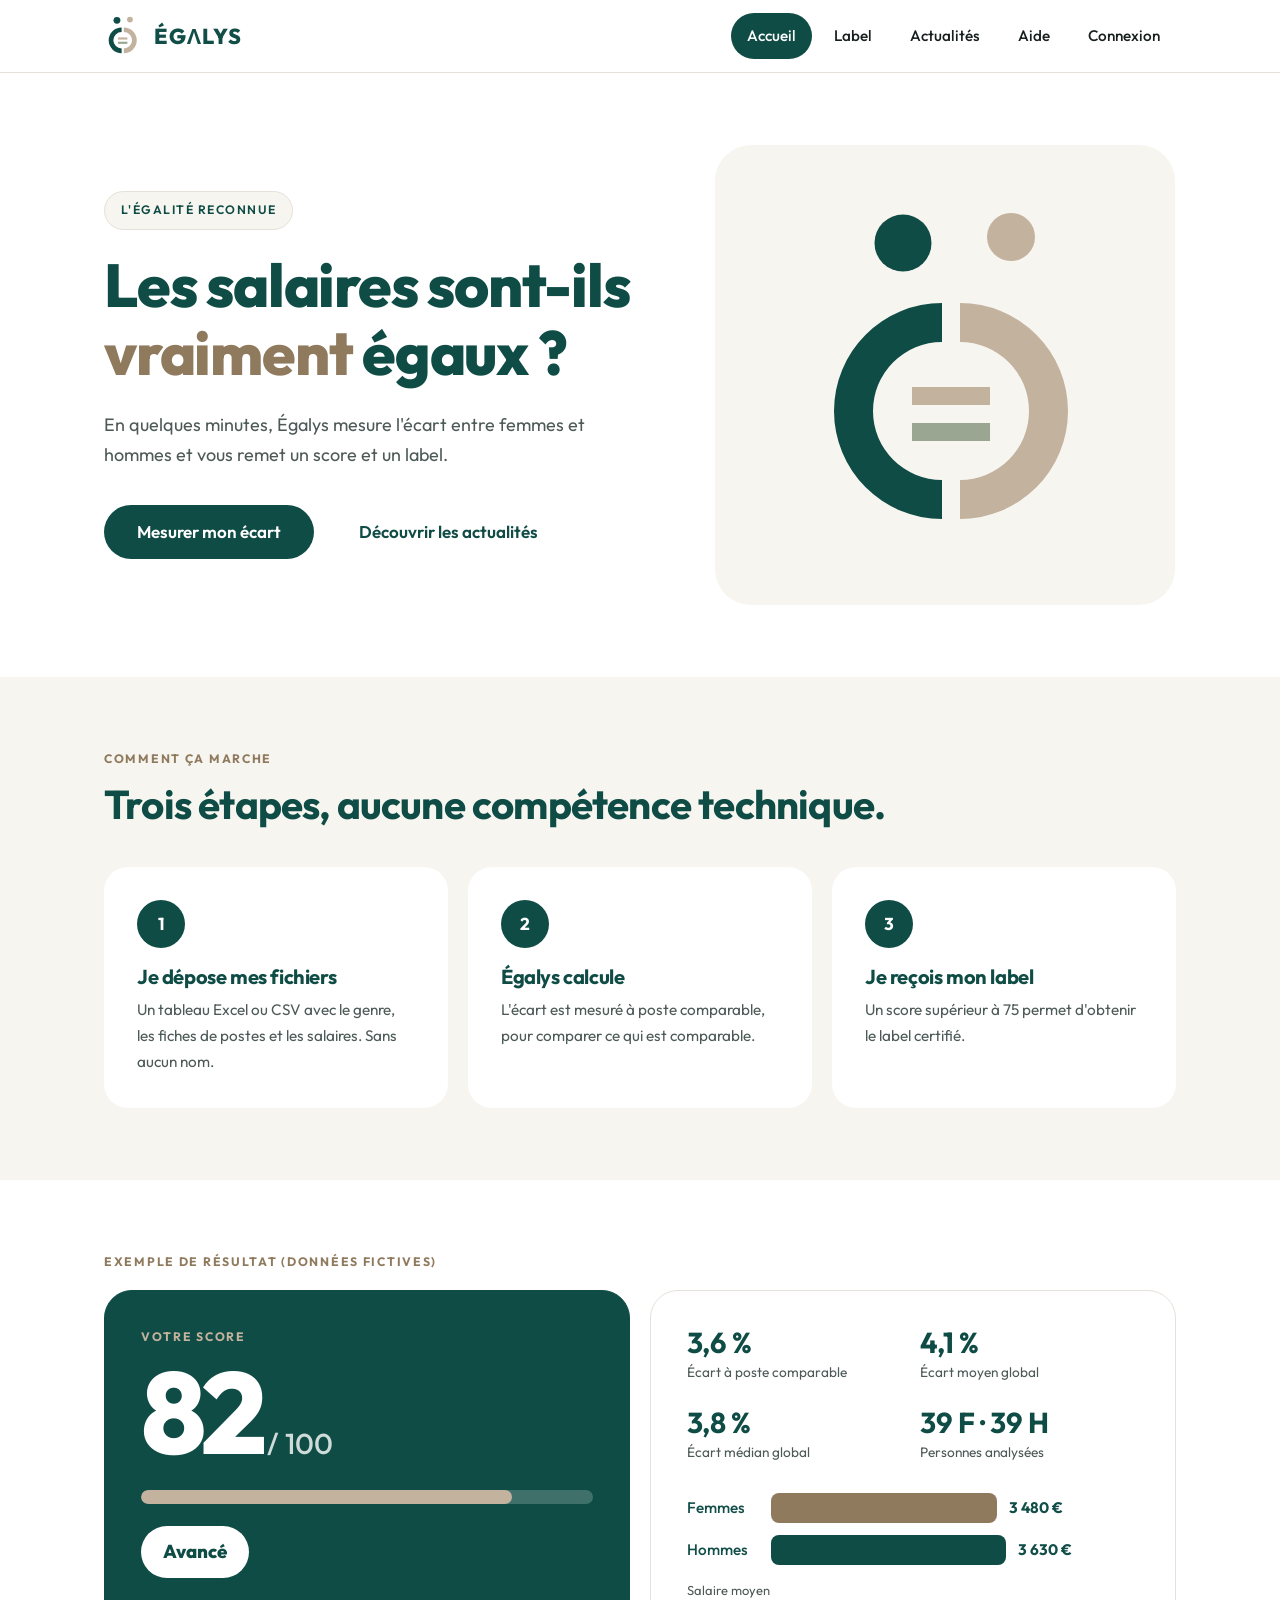
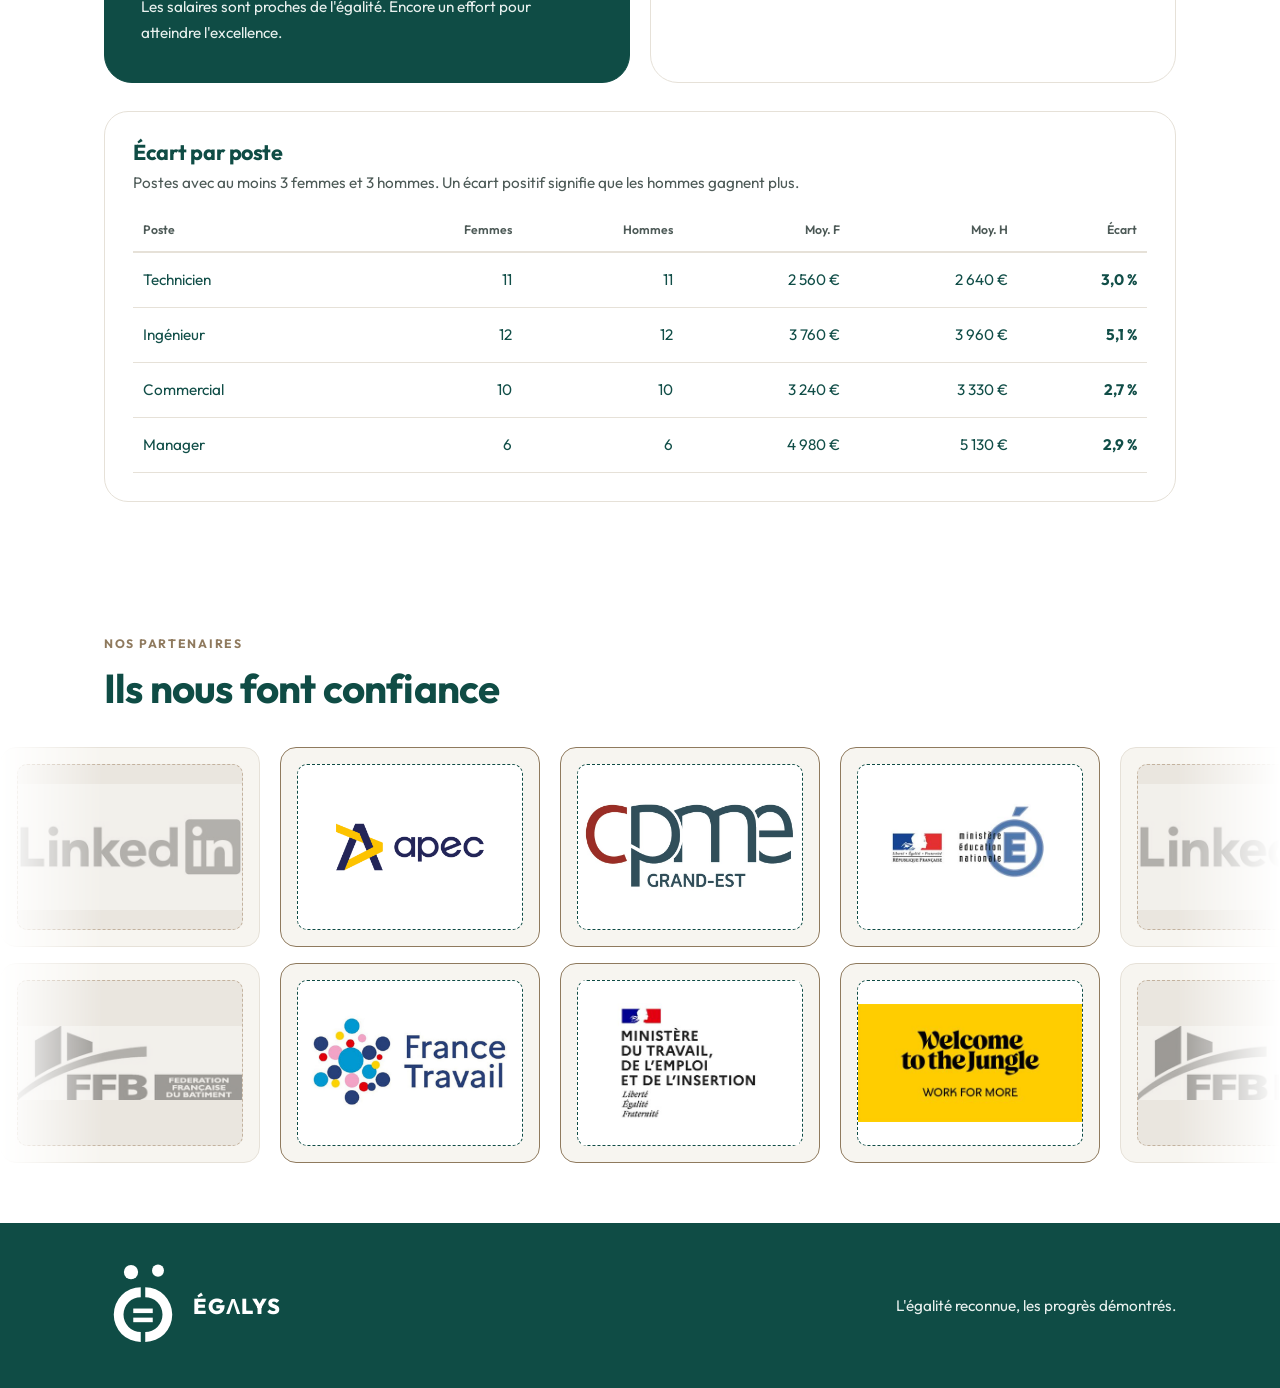
<file: index.html>
<!doctype html>
<html lang="fr">
  <head>
    <meta charset="utf-8" />
    <meta
      name="viewport"
      content="width=device-width, initial-scale=1, viewport-fit=cover"
    />
    <meta name="color-scheme" content="light" />
    <title>Égalys – L'égalité reconnue, les progrès démontrés</title>
    <link
      href="https://fonts.googleapis.com/css2?family=Outfit:wght@400;500;600;700;800&display=swap"
      rel="stylesheet"
    />
    <link rel="stylesheet" href="style.css" />
  </head>
  <body>
    <header>
      <div class="w">
        <nav aria-label="Navigation principale">
          <a class="brand" href="index.html" aria-label="Égalys, label">
            <img src="logo.svg" alt="Logo Egalys">
            <span aria-hidden="true">ÉGΛLYS</span></a>

          <input type="checkbox" id="menu-toggle" class="menu-toggle" aria-label="Ouvrir le menu">
          <label for="menu-toggle" class="burger" aria-hidden="true"><span></span></label>

          <div class="nl">
            <a href="/" class="on" aria-current="page">Accueil</a>
            <a href="label.html">Label</a>
            <a href="actualites.html">Actualités</a>
            <a href="aide.html">Aide</a>
            <a href="login.html">Connexion</a>
          </div>
        </nav>
      </div>
    </header>

    <main id="main" tabindex="-1">
      <div class="w">
        <div class="hero">
          <div>
            <span class="tag">L'égalité reconnue</span>
            <h1>Les salaires sont-ils <span>vraiment</span> égaux ?</h1>
            <p class="l">
              En quelques minutes, Égalys
              mesure l'écart entre femmes et hommes et vous remet un score et un
              label.
            </p>
            <div class="btns">
              <a class="btn" href="label.html">Mesurer mon écart</a
              ><a class="btn o" href="actualites.html">Découvrir les actualités</a>
            </div>
          </div>
          <div class="lg">
            <img src="logo.svg" alt="Logo Egalys" />
          </div>
        </div>
      </div>
      <div class="sec ca">
        <div class="w">
          <span class="k">Comment ça marche</span>
          <h2>Trois étapes, aucune compétence technique.</h2>
          <div class="cards">
            <div class="cd">
              <div class="n">1</div>
              <h3>Je dépose mes fichiers</h3>
              <p>
                Un tableau Excel ou CSV avec le genre, les fiches de postes et les salaires.
                Sans aucun nom.
              </p>
            </div>
            <div class="cd">
              <div class="n">2</div>
              <h3>Égalys calcule</h3>
              <p>
                L'écart est mesuré à poste comparable, pour comparer ce qui est
                comparable.
              </p>
            </div>
            <div class="cd">
              <div class="n">3</div>
              <h3>Je reçois mon label</h3>
              <p>
                Un score supérieur à 75 permet d'obtenir le label certifié.
              </p>
            </div>
          </div>
        </div>
      </div>

      <div class="sec">
        <div class="w">
          <div id="res" style="padding: 0;">
            <span class="k" style="margin-bottom: 18px">Exemple de résultat (données fictives)</span>
            
            <div class="top">
              <div class="pn g">
                <span class="k">Votre score</span>
                <div class="big">82<small> / 100</small></div>
                <div class="pbar"><i style="width: 82%"></i></div>
                <span class="lbl">Avancé</span>
                <p id="msg">
                  Les salaires sont proches de l'égalité. Encore un effort pour
                  atteindre l'excellence.
                </p>
              </div>
              <div class="pn">
                <div class="kv">
                  <div><b>3,6 %</b><span>Écart à poste comparable</span></div>
                  <div><b>4,1 %</b><span>Écart moyen global</span></div>
                  <div><b>3,8 %</b><span>Écart médian global</span></div>
                  <div><b>39 F · 39 H</b><span>Personnes analysées</span></div>
                </div>
                <div class="bar">
                  <span style="width: 72px">Femmes</span>
                  <i style="width: 50%; background: var(--be2)"></i>
                  <b>3 480 €</b>
                </div>
                <div class="bar">
                  <span style="width: 72px">Hommes</span>
                  <i style="width: 52%; background: var(--pt)"></i>
                  <b>3 630 €</b>
                </div>
                <span style="font-size: 0.9rem; color: var(--mu)">Salaire moyen</span>
              </div>
            </div>

            <div class="tw">
              <h3 style="font-size: 1.5rem">Écart par poste</h3>
              <p style="color: var(--mu); margin: 6px 0 14px">
                Postes avec au moins 3 femmes et 3 hommes. Un écart positif
                signifie que les hommes gagnent plus.
              </p>
              <table>
                <thead>
                  <tr>
                    <th>Poste</th>
                    <th>Femmes</th>
                    <th>Hommes</th>
                    <th>Moy. F</th>
                    <th>Moy. H</th>
                    <th>Écart</th>
                  </tr>
                </thead>
                <tbody>
                  <tr>
                    <td>Technicien</td>
                    <td>11</td>
                    <td>11</td>
                    <td>2 560 €</td>
                    <td>2 640 €</td>
                    <td><b>3,0 %</b></td>
                  </tr>
                  <tr>
                    <td>Ingénieur</td>
                    <td>12</td>
                    <td>12</td>
                    <td>3 760 €</td>
                    <td>3 960 €</td>
                    <td><b>5,1 %</b></td>
                  </tr>
                  <tr>
                    <td>Commercial</td>
                    <td>10</td>
                    <td>10</td>
                    <td>3 240 €</td>
                    <td>3 330 €</td>
                    <td><b>2,7 %</b></td>
                  </tr>
                  <tr>
                    <td>Manager</td>
                    <td>6</td>
                    <td>6</td>
                    <td>4 980 €</td>
                    <td>5 130 €</td>
                    <td><b>2,9 %</b></td>
                  </tr>
                </tbody>
              </table>
            </div>
          </div>
        </div>
      </div>

      <div class="sec partners-sec">
        <div class="w">
          <span class="k">Nos Partenaires</span>
          <h2>Ils nous font confiance</h2>
        </div>

        <div class="marquee-wrapper">
          <div class="marquee-container">
            <div class="marquee-track left">
              <div class="partner-card">
                <div class="logo-placeholder">
                  <img src="linkedin.jpg" alt="Logo LinkedIn">
                </div>
              </div>
              <div class="partner-card">
                <div class="logo-placeholder">
                  <img src="apec.png" alt="APEC Logo">
                </div>
              </div>
              <div class="partner-card">
                <div class="logo-placeholder">
                  <img src="CPME.jpg" alt="CPME Logo">
                </div>
              </div>
              <div class="partner-card">
                <div class="logo-placeholder">
                  <img src="education-nationale.jpg" alt="Education Nationale Logo">
                </div>
              </div>
            </div>
          </div>

          <div class="marquee-container">
            <div class="marquee-track right">
              <div class="partner-card">
                <div class="logo-placeholder">
                  <img src="ffb.jpg" alt="FFB Logo">
                </div>
              </div>
              <div class="partner-card">
                <div class="logo-placeholder">
                  <img src="france-travail.jpg" alt="France Travail Logo">
                </div>
              </div>
              <div class="partner-card">
                <div class="logo-placeholder">
                  <img src="ministere-du-travail.jpg" alt="Ministère du Travail Logo">
                </div>
              </div>
              <div class="partner-card">
                <div class="logo-placeholder">
                  <img src="welcome.jpg" alt="Welcome to The Jungle Logo">
                </div>
              </div>
            </div>
          </div>
        </div>
      </div>
    </main>

    <footer>
      <div class="w">
        <span class="brand"
          ><img src="logo-blanc.svg" alt="Logo Egalys" />
          <span aria-hidden="true">ÉGΛLYS</span></span
        ><span>L'égalité reconnue, les progrès démontrés.</span>
      </div>
    </footer>
    <script src="script.js"></script>
  </body>
</html>
</file>
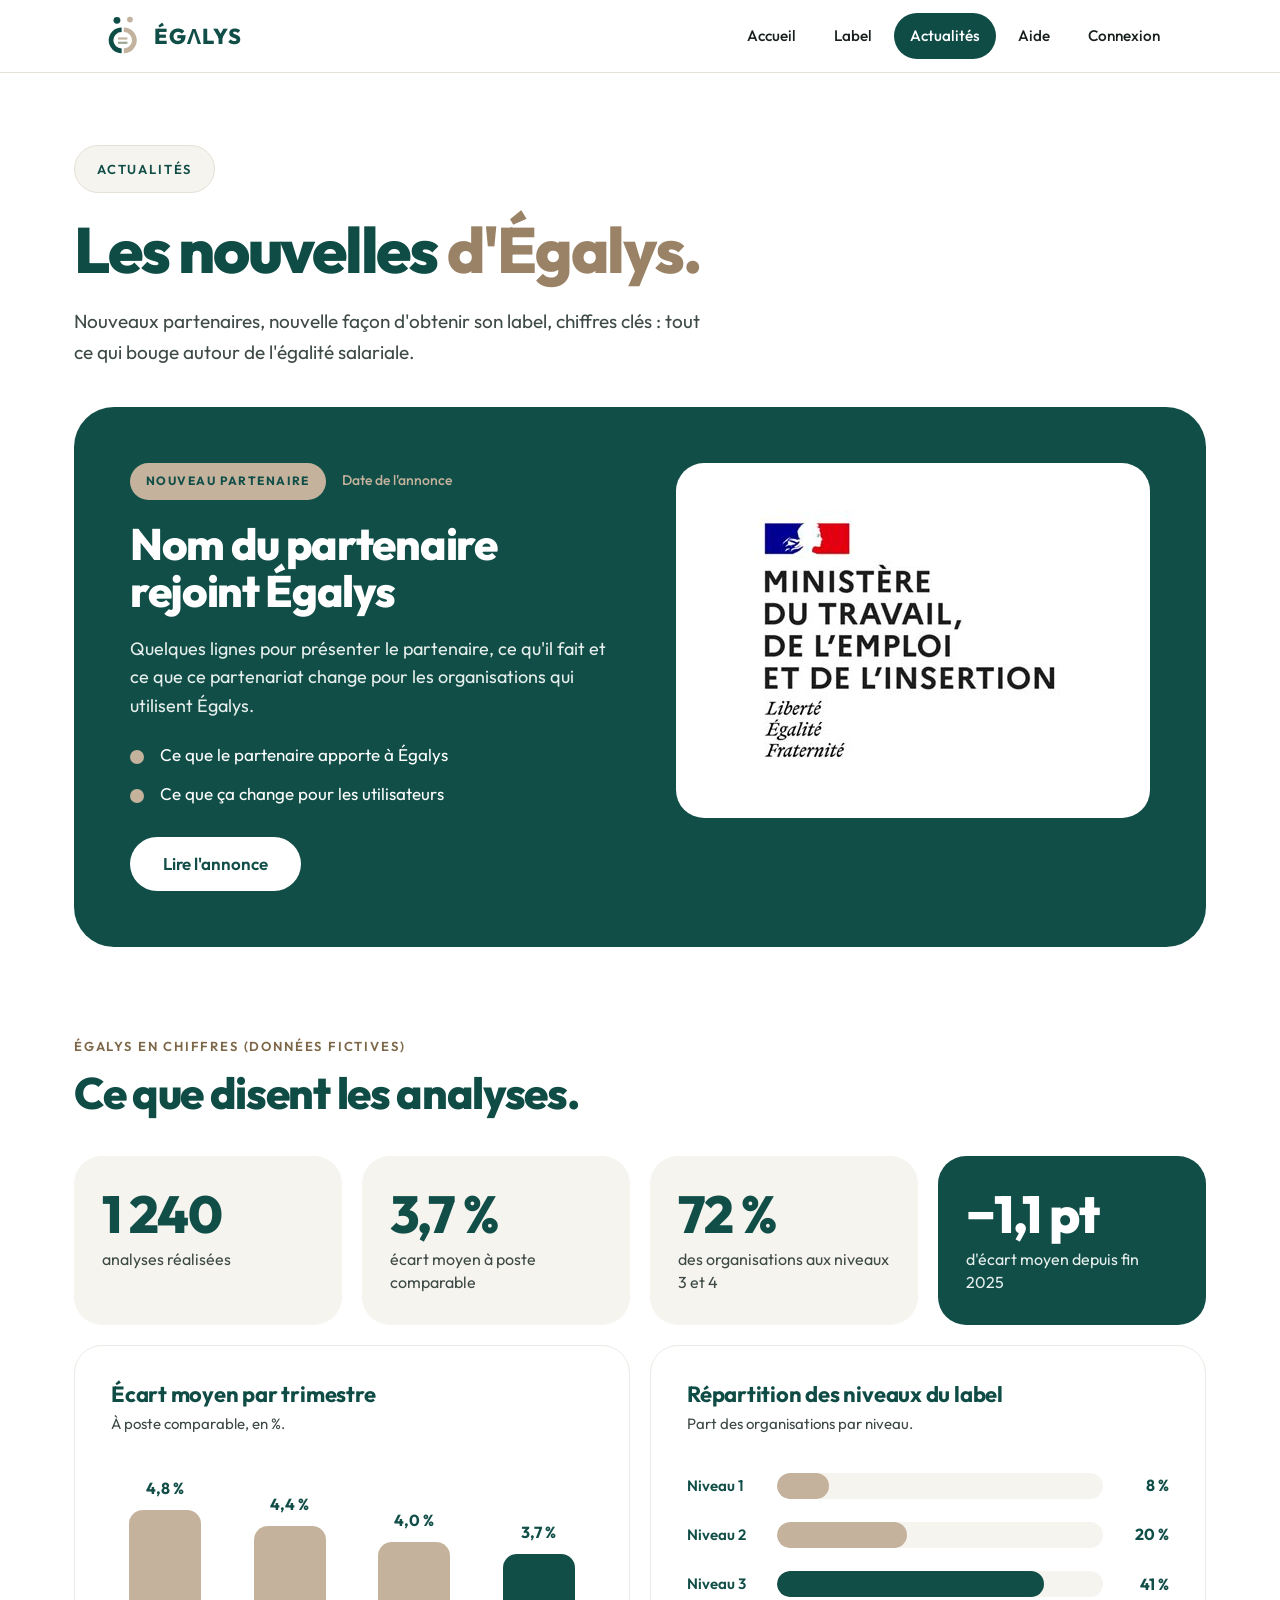
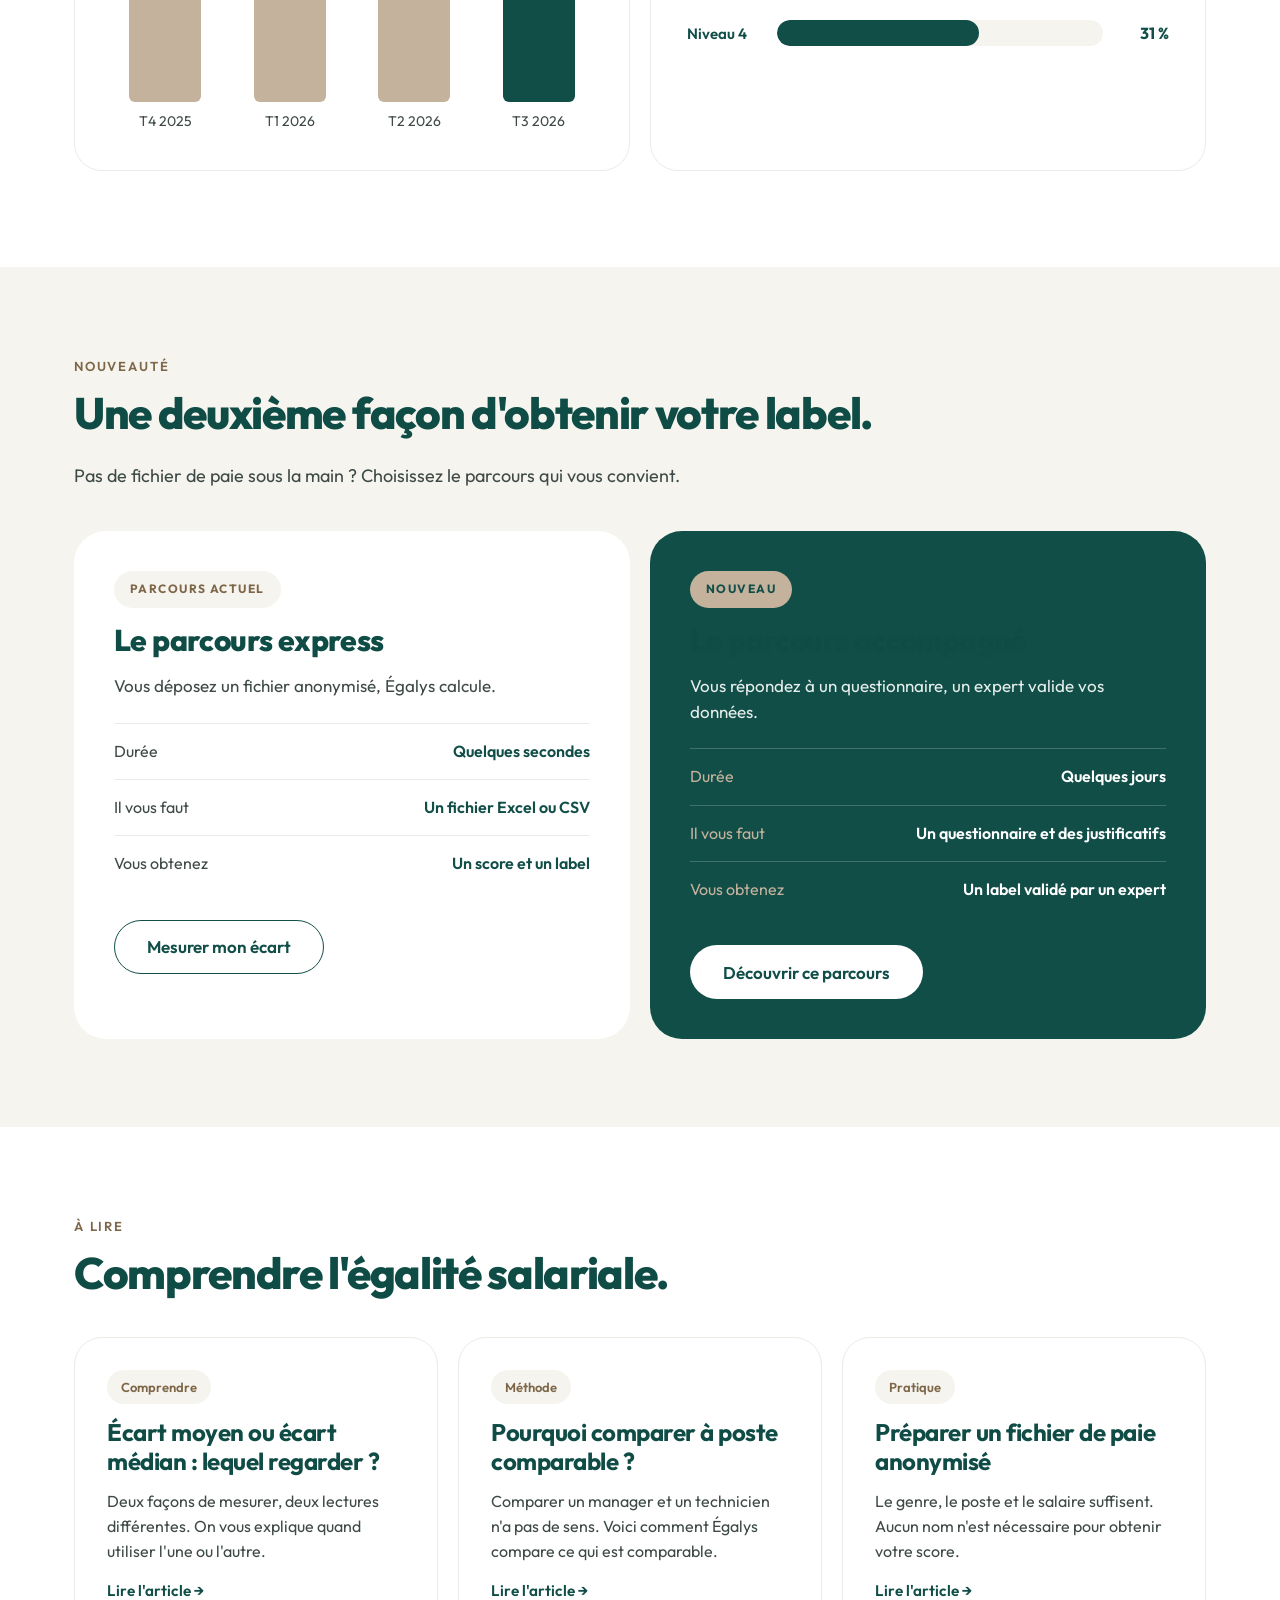
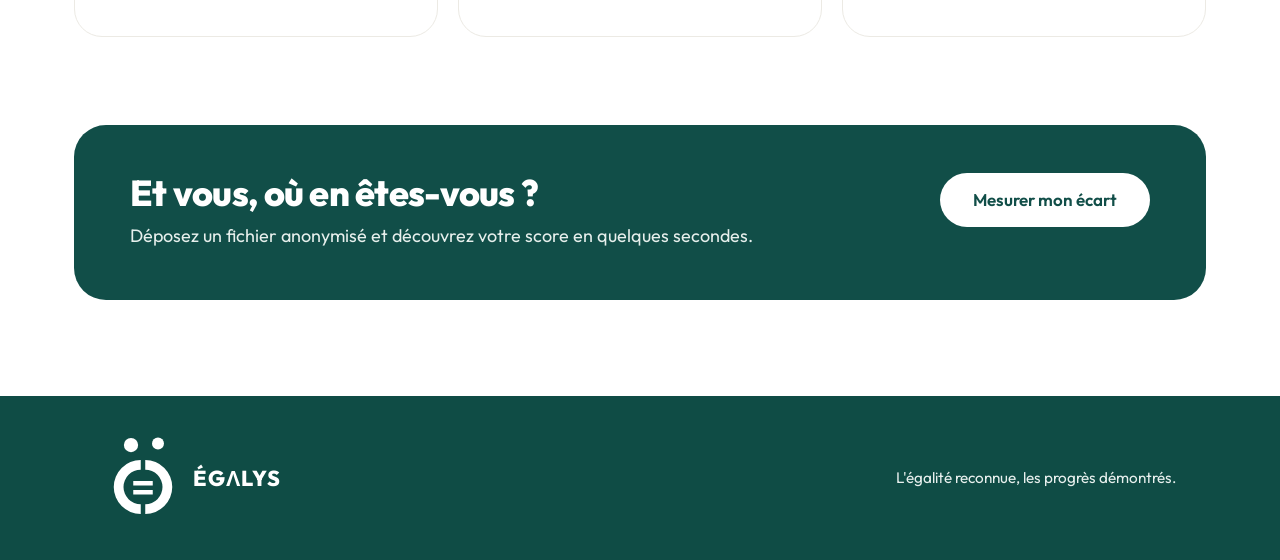
<file: actualites.html>
<!DOCTYPE html>
<html lang="fr">
<head>
  <meta charset="UTF-8">
  <meta name="viewport" content="width=device-width, initial-scale=1">
  <title>Égalys – Actualités</title>
  <link rel="preconnect" href="https://fonts.googleapis.com">
  <link rel="preconnect" href="https://fonts.gstatic.com" crossorigin>
  <link href="https://fonts.googleapis.com/css2?family=Outfit:wght@400;500;600;700;800&display=swap" rel="stylesheet">
  <link rel="stylesheet" href="style.css">
</head>
<body>

  <header>
      <div class="w">
        <nav aria-label="Navigation principale">
          <a class="brand" href="index.html" aria-label="Égalys, label">
            <img src="logo.svg" alt="Logo Egalys">
            <span aria-hidden="true">ÉGΛLYS</span></a>
            <input type="checkbox" id="menu-toggle" class="menu-toggle" aria-label="Ouvrir le menu">
            <label for="menu-toggle" class="burger" aria-hidden="true"><span></span></label>
          <div class="nl">
            <a href="/">Accueil</a>
            <a href="label.html">Label</a>
            <a href="actualites.html" class="on" aria-current="page">Actualités</a>
            <a href="aide.html">Aide</a>
            <a href="login.html">Connexion</a>
          </div>
        </nav>
      </div>
    </header>

  <main>

    <section class="container intro">
      <span class="badge">ACTUALITÉS</span>
      <h1 class="intro__title">Les nouvelles <span class="accent">d'Égalys.</span></h1>
      <p class="intro__text">Nouveaux partenaires, nouvelle façon d'obtenir son label, chiffres clés : tout ce qui bouge autour de l'égalité salariale.</p>
    </section>

    <section class="container section section--tight" aria-labelledby="partner-title">
      <article class="partner">
        <div class="partner__content">
          <p class="partner__meta">
            <span class="partner__tag">NOUVEAU PARTENAIRE</span>
            <span class="partner__date">Date de l'annonce</span>
          </p>
          <h2 id="partner-title" class="partner__title">Nom du partenaire rejoint Égalys</h2>
          <p class="partner__text">Quelques lignes pour présenter le partenaire, ce qu'il fait et ce que ce partenariat change pour les organisations qui utilisent Égalys.</p>
          <ul class="partner__points">
            <li>Ce que le partenaire apporte à Égalys</li>
            <li>Ce que ça change pour les utilisateurs</li>
          </ul>
          <a href="#" class="btn btn--light">Lire l'annonce</a>
        </div>
        <div class="partner__logo" role="img" aria-label="Emplacement du logo du partenaire">
          <img src="ministere-du-travail.jpg" alt="Logo Ministère du Travail">
        </div>
      </article>
    </section>

    <section class="container section" aria-labelledby="stats-title">
      <p class="eyebrow">ÉGALYS EN CHIFFRES (DONNÉES FICTIVES)</p>
      <h2 id="stats-title" class="section__title">Ce que disent les analyses.</h2>

      <div class="stats">
        <div class="stat">
          <span class="stat__value">1 240</span>
          <span class="stat__label">analyses réalisées</span>
        </div>
        <div class="stat">
          <span class="stat__value">3,7 %</span>
          <span class="stat__label">écart moyen à poste comparable</span>
        </div>
        <div class="stat">
          <span class="stat__value">72 %</span>
          <span class="stat__label">des organisations aux niveaux 3 et 4</span>
        </div>
        <div class="stat stat--dark">
          <span class="stat__value">−1,1 pt</span>
          <span class="stat__label">d'écart moyen depuis fin 2025</span>
        </div>
      </div>

      <div class="charts">
        <div class="chart-card">
          <h3 class="chart-card__title">Écart moyen par trimestre</h3>
          <p class="chart-card__sub">À poste comparable, en %.</p>
          <div class="vbars">
            <div class="vbar">
              <span class="vbar__value">4,8 %</span>
              <span class="vbar__bar vbar__bar--1"></span>
              <span class="vbar__label">T4 2025</span>
            </div>
            <div class="vbar">
              <span class="vbar__value">4,4 %</span>
              <span class="vbar__bar vbar__bar--2"></span>
              <span class="vbar__label">T1 2026</span>
            </div>
            <div class="vbar">
              <span class="vbar__value">4,0 %</span>
              <span class="vbar__bar vbar__bar--3"></span>
              <span class="vbar__label">T2 2026</span>
            </div>
            <div class="vbar">
              <span class="vbar__value">3,7 %</span>
              <span class="vbar__bar vbar__bar--4 vbar__bar--accent"></span>
              <span class="vbar__label">T3 2026</span>
            </div>
          </div>
        </div>

        <div class="chart-card">
          <h3 class="chart-card__title">Répartition des niveaux du label</h3>
          <p class="chart-card__sub">Part des organisations par niveau.</p>
          <div class="hbars">
            <div class="hbar">
              <span class="hbar__label">Niveau 1</span>
              <span class="hbar__track"><span class="hbar__fill hbar__fill--n1"></span></span>
              <span class="hbar__value">8 %</span>
            </div>
            <div class="hbar">
              <span class="hbar__label">Niveau 2</span>
              <span class="hbar__track"><span class="hbar__fill hbar__fill--n2"></span></span>
              <span class="hbar__value">20 %</span>
            </div>
            <div class="hbar">
              <span class="hbar__label">Niveau 3</span>
              <span class="hbar__track"><span class="hbar__fill hbar__fill--n3"></span></span>
              <span class="hbar__value">41 %</span>
            </div>
            <div class="hbar">
              <span class="hbar__label">Niveau 4</span>
              <span class="hbar__track"><span class="hbar__fill hbar__fill--n4"></span></span>
              <span class="hbar__value">31 %</span>
            </div>
          </div>
        </div>
      </div>
    </section>

    <section class="band" aria-labelledby="method-title">
      <div class="container">
        <p class="eyebrow">NOUVEAUTÉ</p>
        <h2 id="method-title" class="section__title">Une deuxième façon d'obtenir votre label.</h2>
        <p class="band__intro">Pas de fichier de paie sous la main ? Choisissez le parcours qui vous convient.</p>

        <div class="methods">
          <article class="method">
            <span class="method__tag">PARCOURS ACTUEL</span>
            <h3 class="method__title">Le parcours express</h3>
            <p class="method__text">Vous déposez un fichier anonymisé, Égalys calcule.</p>
            <dl class="method__facts">
              <div class="method__fact"><dt>Durée</dt><dd>Quelques secondes</dd></div>
              <div class="method__fact"><dt>Il vous faut</dt><dd>Un fichier Excel ou CSV</dd></div>
              <div class="method__fact"><dt>Vous obtenez</dt><dd>Un score et un label</dd></div>
            </dl>
            <a href="/analyser" class="btn btn--outline">Mesurer mon écart</a>
          </article>

          <article class="method method--new">
            <span class="method__tag method__tag--new">NOUVEAU</span>
            <h3 class="method__title">Le parcours accompagné</h3>
            <p class="method__text">Vous répondez à un questionnaire, un expert valide vos données.</p>
            <dl class="method__facts">
              <div class="method__fact"><dt>Durée</dt><dd>Quelques jours</dd></div>
              <div class="method__fact"><dt>Il vous faut</dt><dd>Un questionnaire et des justificatifs</dd></div>
              <div class="method__fact"><dt>Vous obtenez</dt><dd>Un label validé par un expert</dd></div>
            </dl>
            <a href="#" class="btn btn--light">Découvrir ce parcours</a>
          </article>
        </div>
      </div>
    </section>

    <section class="container section" aria-labelledby="articles-title">
      <p class="eyebrow">À LIRE</p>
      <h2 id="articles-title" class="section__title">Comprendre l'égalité salariale.</h2>

      <div class="articles">
        <article class="article">
          <span class="article__tag">Comprendre</span>
          <h3 class="article__title">Écart moyen ou écart médian : lequel regarder ?</h3>
          <p class="article__text">Deux façons de mesurer, deux lectures différentes. On vous explique quand utiliser l'une ou l'autre.</p>
          <a href="#" class="article__link">Lire l'article</a>
        </article>
        <article class="article">
          <span class="article__tag">Méthode</span>
          <h3 class="article__title">Pourquoi comparer à poste comparable ?</h3>
          <p class="article__text">Comparer un manager et un technicien n'a pas de sens. Voici comment Égalys compare ce qui est comparable.</p>
          <a href="#" class="article__link">Lire l'article</a>
        </article>
        <article class="article">
          <span class="article__tag">Pratique</span>
          <h3 class="article__title">Préparer un fichier de paie anonymisé</h3>
          <p class="article__text">Le genre, le poste et le salaire suffisent. Aucun nom n'est nécessaire pour obtenir votre score.</p>
          <a href="#" class="article__link">Lire l'article</a>
        </article>
      </div>
    </section>

    <section class="container section section--last" aria-labelledby="cta-title">
      <div class="cta">
        <div>
          <h2 id="cta-title" class="cta__title">Et vous, où en êtes-vous ?</h2>
          <p class="cta__text">Déposez un fichier anonymisé et découvrez votre score en quelques secondes.</p>
        </div>
        <a href="/analyser" class="btn btn--light">Mesurer mon écart</a>
      </div>
    </section>

  </main>

  <footer>
      <div class="w">
        <span class="brand"
          ><img src="logo-blanc.svg" alt="Logo Egalys" />
          <span aria-hidden="true">ÉGΛLYS</span></span
        ><span>L'égalité reconnue, les progrès démontrés.</span>
      </div>
    </footer>

</body>
</html>
</file>
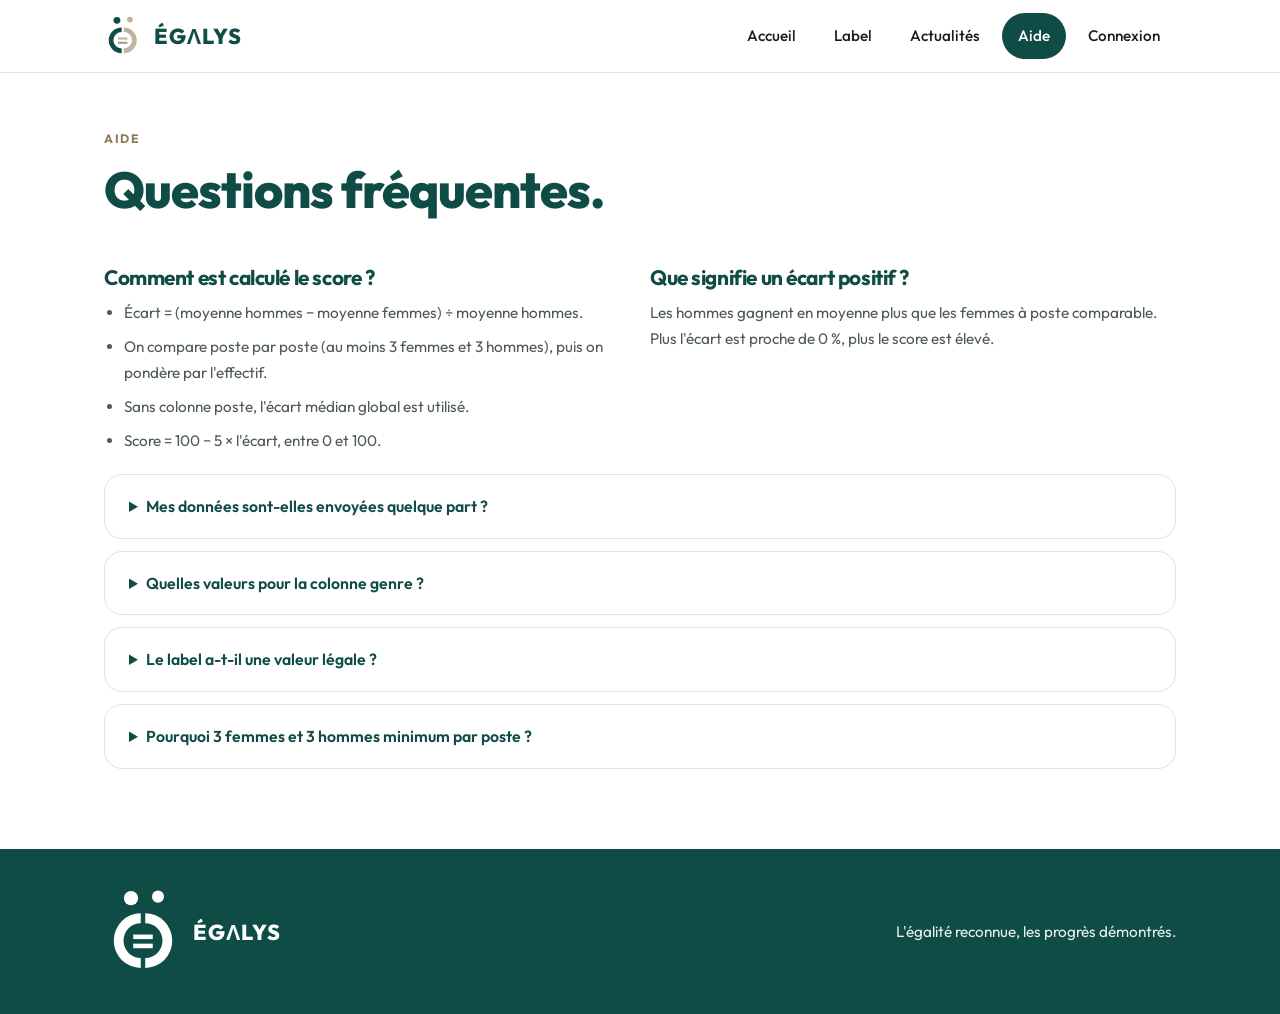
<file: aide.html>
<!doctype html>
<html lang="fr">
  <head>
    <meta charset="utf-8" />
    <meta
      name="viewport"
      content="width=device-width, initial-scale=1, viewport-fit=cover"
    />
    <meta name="color-scheme" content="light" />
    <title>Aide – Égalys</title>
    <link
      href="https://fonts.googleapis.com/css2?family=Outfit:wght@400;500;600;700;800&display=swap"
      rel="stylesheet"
    />
    <link rel="stylesheet" href="style.css" />
  </head>
  <body>
    <header>
      <div class="w">
        <nav aria-label="Navigation principale">
          <a class="brand" href="index.html" aria-label="Égalys, aide">
            <img src="logo.svg" alt="Logo Egalys">
            <span aria-hidden="true">ÉGΛLYS</span></a>
            <input type="checkbox" id="menu-toggle" class="menu-toggle" aria-label="Ouvrir le menu">
            <label for="menu-toggle" class="burger" aria-hidden="true"><span></span></label>
          <div class="nl">
            <a href="index.html">Accueil</a>
            <a href="label.html">Label</a>
            <a href="actualites.html">Actualités</a>
            <a href="aide.html" class="on" aria-current="page">Aide</a>
            <a href="login.html">Connexion</a>
          </div>
        </nav>
      </div>
    </header>

    <main id="main" tabindex="-1">
      <div class="w">
        <div class="ph">
          <span class="k">Aide</span>
          <h1>Questions fréquentes.</h1>
        </div>
        <div class="two">
          <div>
            <h3>Comment est calculé le score ?</h3>
            <ul>
              <li>
                Écart = (moyenne hommes − moyenne femmes) ÷ moyenne hommes.
              </li>
              <li>
                On compare poste par poste (au moins 3 femmes et 3 hommes), puis
                on pondère par l'effectif.
              </li>
              <li>Sans colonne poste, l'écart médian global est utilisé.</li>
              <li>Score = 100 − 5 × l'écart, entre 0 et 100.</li>
            </ul>
          </div>
          <div>
            <h3>Que signifie un écart positif ?</h3>
            <p>
              Les hommes gagnent en moyenne plus que les femmes à poste
              comparable. Plus l'écart est proche de 0 %, plus le score est
              élevé.
            </p>
          </div>
        </div>
        <div style="padding-bottom: 80px">
          <details>
            <summary>Mes données sont-elles envoyées quelque part ?</summary>
            <p>
              Non. Le calcul se fait dans votre navigateur. En fermant la page,
              tout est effacé.
            </p>
          </details>
          <details>
            <summary>Quelles valeurs pour la colonne genre ?</summary>
            <p>
              F, Femme, H, Homme ou M. Les majuscules et accents n'ont pas
              d'importance.
            </p>
          </details>
          <details>
            <summary>Le label a-t-il une valeur légale ?</summary>
            <p>
              Non, il est indicatif. Il ne remplace pas l'Index de l'égalité
              professionnelle. Il ne prend pas en compte l'ancienneté ni le
              temps de travail, sauf si vous les intégrez au salaire déposé.
            </p>
          </details>
          <details>
            <summary>Pourquoi 3 femmes et 3 hommes minimum par poste ?</summary>
            <p>
              Pour protéger l'anonymat : en dessous, un salaire individuel
              pourrait être deviné.
            </p>
          </details>
        </div>
      </div>
    </main>

    <footer>
      <div class="w">
        <span class="brand">
          <img src="logo-blanc.svg" alt="Egalys Logo">
          <span aria-hidden="true">ÉGΛLYS</span>
        </span>
        <span>L'égalité reconnue, les progrès démontrés.</span>
      </div>
    </footer>
  </body>
</html>
</file>
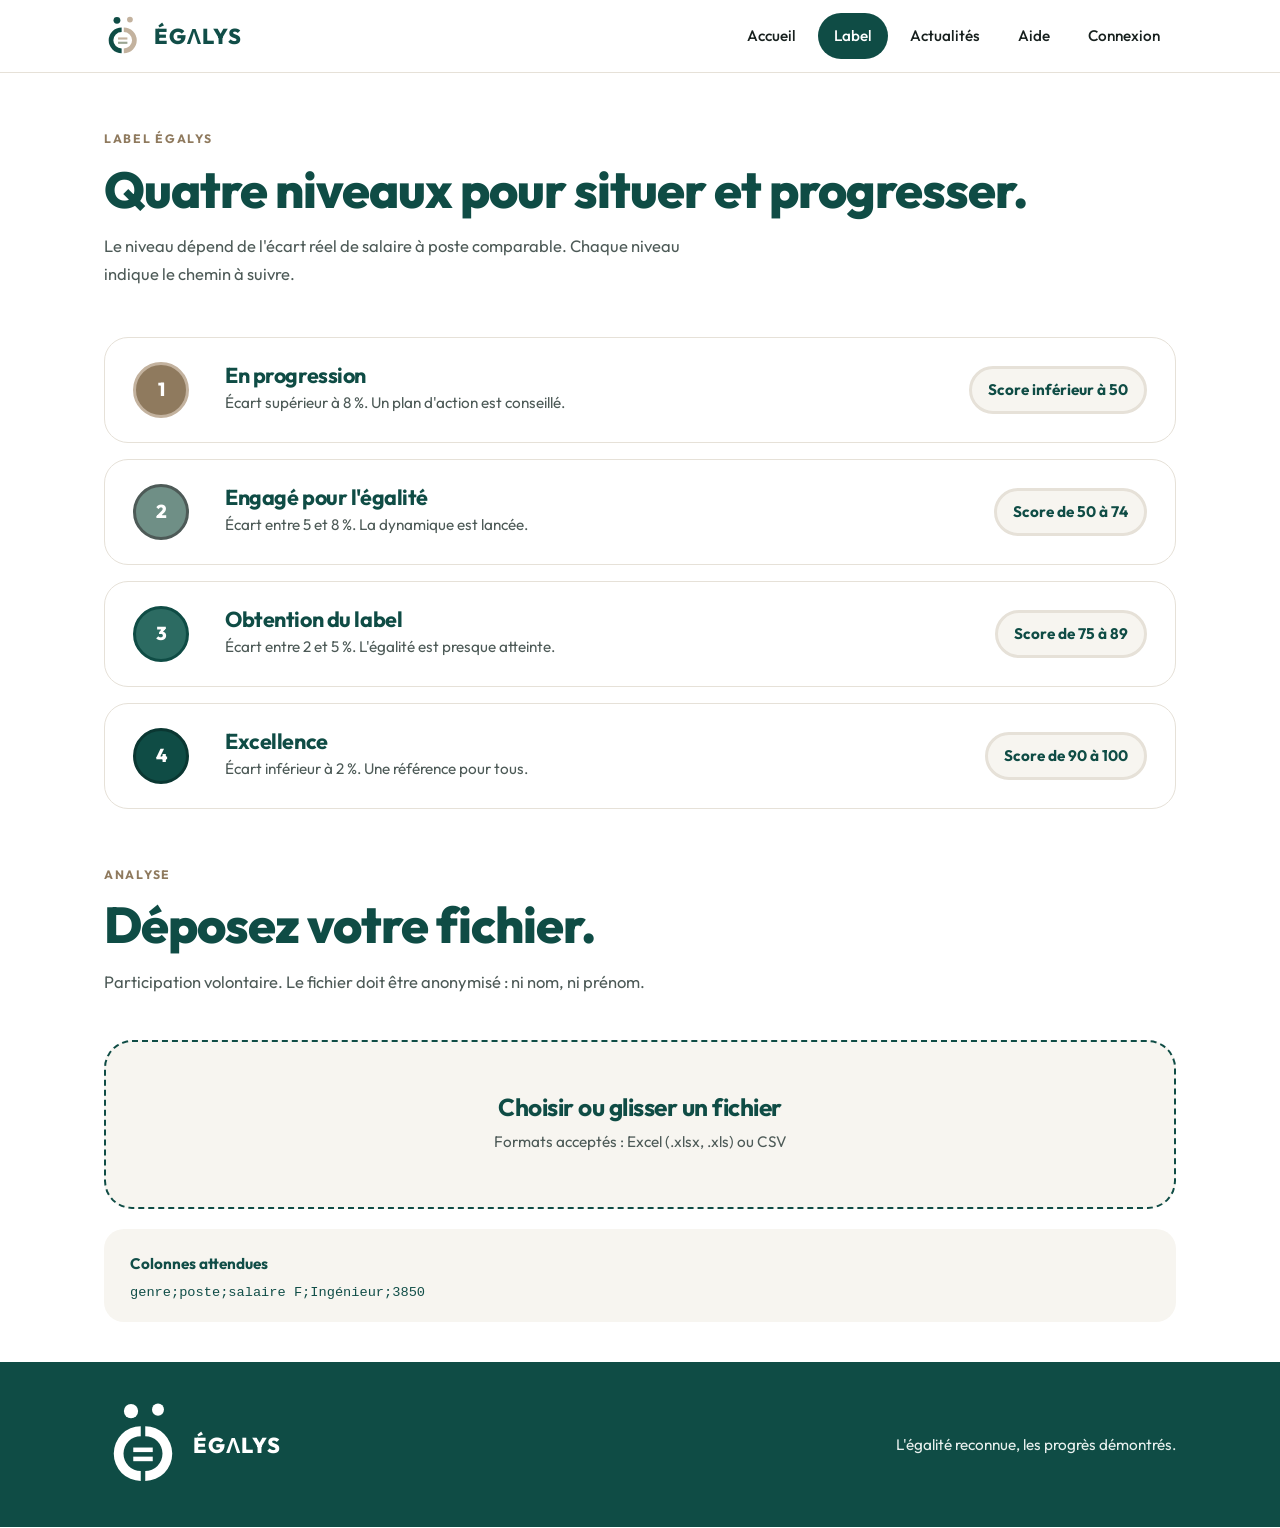
<file: label.html>
<!doctype html>
<html lang="fr">
  <head>
    <meta charset="utf-8" />
    <meta
      name="viewport"
      content="width=device-width, initial-scale=1, viewport-fit=cover"
    />
    <meta name="color-scheme" content="light" />
    <title>Label – Égalys</title>
    <link
      href="https://fonts.googleapis.com/css2?family=Outfit:wght@400;500;600;700;800&display=swap"
      rel="stylesheet"
    />
    <link rel="stylesheet" href="style.css" />
  </head>
  <body>
    <header>
      <div class="w">
        <nav aria-label="Navigation principale">
          <a class="brand" href="index.html" aria-label="Égalys, label">
            <img src="logo.svg" alt="Logo Egalys">
            <span aria-hidden="true">ÉGΛLYS</span></a>
          <input type="checkbox" id="menu-toggle" class="menu-toggle" aria-label="Ouvrir le menu">
          <label for="menu-toggle" class="burger" aria-hidden="true"><span></span></label>
          <div class="nl">
            <a href="/">Accueil</a>
            <a href="label.html" class="on" aria-current="page">Label</a>
            <a href="actualites.html">Actualités</a>
            <a href="aide.html">Aide</a>
            <a href="login.html">Connexion</a>
          </div>
        </nav>
      </div>
    </header>

    <main id="main" tabindex="-1">
      <div class="w">
        <div class="ph">
          <span class="k">Label Égalys</span>
          <h1>Quatre niveaux pour situer et progresser.</h1>
          <p class="sub">
            Le niveau dépend de l'écart réel de salaire à poste comparable.
            Chaque niveau indique le chemin à suivre.
          </p>
        </div>
        <div class="lv">
          <div class="lr">
            <div class="d l1">1</div>
            <div>
              <h3>En progression</h3>
              <p>Écart supérieur à 8 %. Un plan d'action est conseillé.</p>
            </div>
            <span class="s">Score inférieur à 50</span>
          </div>
          <div class="lr">
            <div class="d l2">2</div>
            <div>
              <h3>Engagé pour l'égalité</h3>
              <p>Écart entre 5 et 8 %. La dynamique est lancée.</p>
            </div>
            <span class="s">Score de 50 à 74</span>
          </div>
          <div class="lr">
            <div class="d l3">3</div>
            <div>
              <h3>Obtention du label</h3>
              <p>Écart entre 2 et 5 %. L'égalité est presque atteinte.</p>
            </div>
            <span class="s">Score de 75 à 89</span>
          </div>
          <div class="lr">
            <div class="d l4">4</div>
            <div>
              <h3>Excellence</h3>
              <p>Écart inférieur à 2 %. Une référence pour tous.</p>
            </div>
            <span class="s">Score de 90 à 100</span>
          </div>
        </div>
      </div>

      <!-- Analyse -->
      <div class="w">
        <div class="ph">
          <span class="k">Analyse</span>
          <h1>Déposez votre fichier.</h1>
          <p class="sub">
            Participation volontaire. Le fichier doit être anonymisé : ni nom,
            ni prénom.
          </p>
        </div>
        <label class="drop" for="file"
          ><h3>Choisir ou glisser un fichier</h3>
          <p>Formats acceptés : Excel (.xlsx, .xls) ou CSV</p></label>
        <input type="file" id="file" class="sr" accept=".csv,.xlsx,.xls,.txt" />
        <div class="fmt">
          <b>Colonnes attendues</b
          ><code>genre;poste;salaire F;Ingénieur;3850</code>
        </div>
      </div>

    </main>

    <footer>
      <div class="w">
        <span class="brand"
          >
        <img src="logo-blanc.svg">
        <span aria-hidden="true">ÉGΛLYS</span></span
        ><span>L'égalité reconnue, les progrès démontrés.</span>
      </div>
    </footer>
  </body>
</html>
</file>
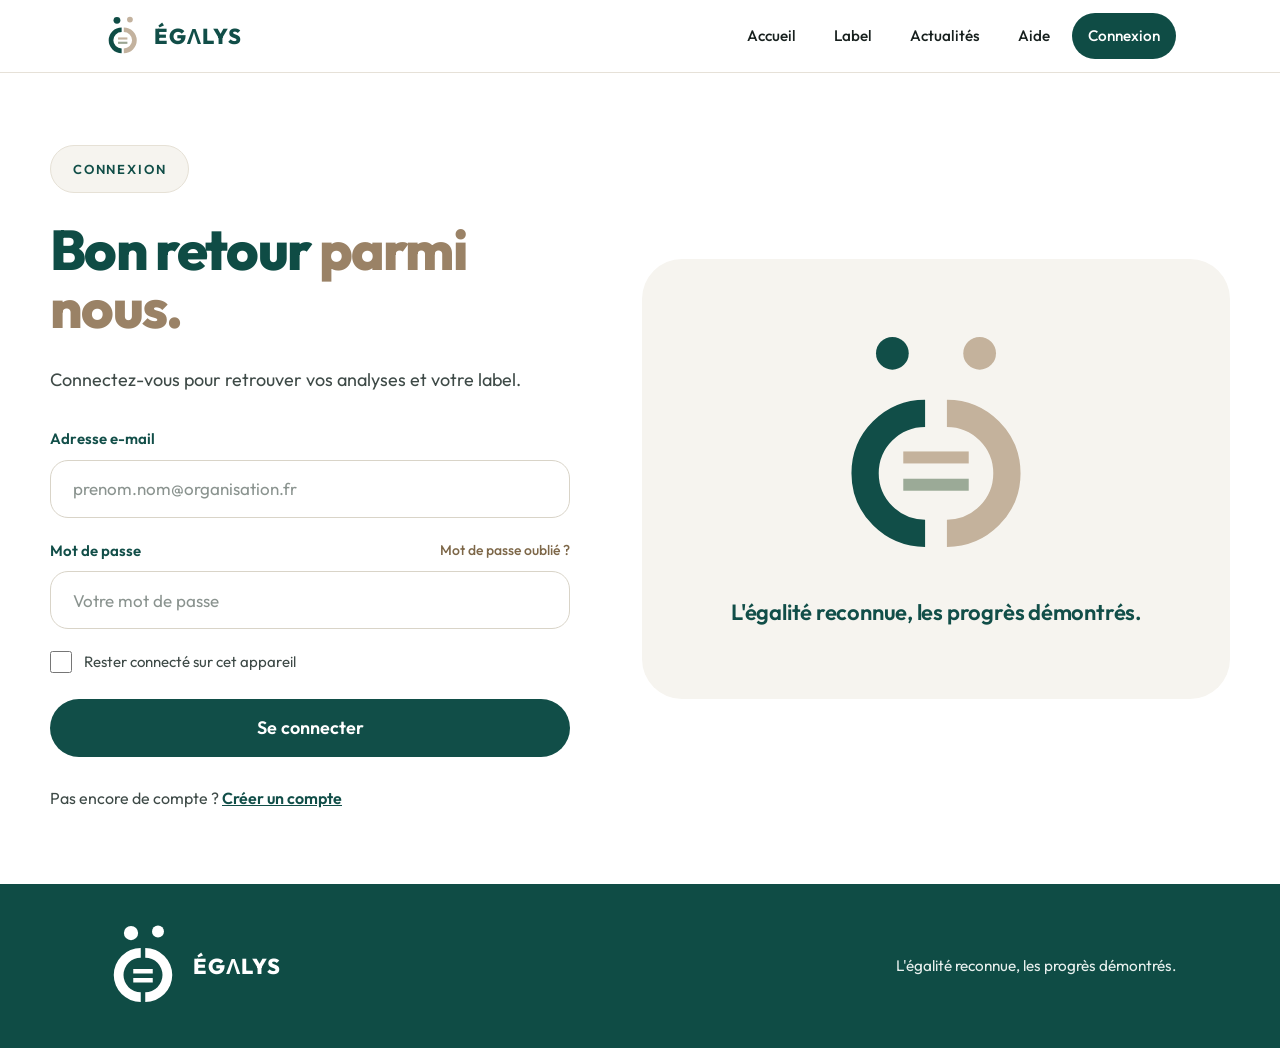
<file: login.html>
<!DOCTYPE html>
<html lang="fr">
<head>
  <meta charset="UTF-8">
  <meta name="viewport" content="width=device-width, initial-scale=1">
  <title>Égalys – Connexion</title>
  <link rel="preconnect" href="https://fonts.googleapis.com">
  <link rel="preconnect" href="https://fonts.gstatic.com" crossorigin>
  <link href="https://fonts.googleapis.com/css2?family=Outfit:wght@400;500;600;700;800&display=swap" rel="stylesheet">
  <link rel="stylesheet" href="style.css">
</head>
<body>
 
  <header class=>
    <div class="w">
      <nav aria-label="Navigation principale">
          <a class="brand" href="index.html" aria-label="Égalys, label">
            <img src="logo.svg" alt="Logo Egalys">
            <span aria-hidden="true">ÉGΛLYS</span></a>
          <input type="checkbox" id="menu-toggle" class="menu-toggle" aria-label="Ouvrir le menu">
          <label for="menu-toggle" class="burger" aria-hidden="true"><span></span></label>
          <div class="nl">
            <a href="/">Accueil</a>
            <a href="label.html">Label</a>
            <a href="actualites.html">Actualités</a>
            <a href="aide.html">Aide</a>
            <a href="login.html" aria-current="page" class="on">Connexion</a>
          </div>
        </nav>
    </div>
  </header>
 
  <main class="container login">
 
    <section class="login__form-side">
      <span class="badge">CONNEXION</span>
      <h1 class="login__title">Bon retour <span class="login__title-accent">parmi nous.</span></h1>
      <p class="login__intro">Connectez-vous pour retrouver vos analyses et votre label.</p>
 
      <form class="form" action="/login.html" method="post">
        <div class="field">
          <label for="email" class="field__label">Adresse e-mail</label>
          <input id="email" name="email" type="email" class="field__input" placeholder="prenom.nom@organisation.fr" autocomplete="email" required>
        </div>
 
        <div class="field">
          <div class="field__row">
            <label for="password" class="field__label">Mot de passe</label>
            <a href="/mot-de-passe-oublie" class="link link--small">Mot de passe oublié ?</a>
          </div>
          <input id="password" name="password" type="password" class="field__input" placeholder="Votre mot de passe" autocomplete="current-password" required>
        </div>
 
        <label for="remember" class="checkbox">
          <input id="remember" name="remember" type="checkbox" class="checkbox__input">
          Rester connecté sur cet appareil
        </label>
 
        <button type="submit" class="button">Se connecter</button>
      </form>
 
      <p class="login__switch">Pas encore de compte ? <a href="/register.html" class="link link--strong">Créer un compte</a></p>
    </section>
 
    <aside class="login__visual">
      <div class="visual-card">
        <svg class="visual-card__logo" width="220" height="240" viewBox="0 0 40 44" aria-hidden="true">
          <circle cx="12" cy="5" r="3" fill="#114E48"/>
          <circle cx="28" cy="5" r="3" fill="#C4B29C"/>
          <path d="M18 16 A11 11 0 0 0 18 38" fill="none" stroke="#114E48" stroke-width="5"/>
          <path d="M22 16 A11 11 0 0 1 22 38" fill="none" stroke="#C4B29C" stroke-width="5"/>
          <rect x="14" y="23" width="12" height="2.2" fill="#C4B29C"/>
          <rect x="14" y="28" width="12" height="2.2" fill="#9BAA97"/>
        </svg>
        <p class="visual-card__tagline">L'égalité reconnue, les progrès démontrés.</p>
      </div>
    </aside>
 
  </main>
 
  <footer>
      <div class="w">
        <span class="brand"
          >
        <img src="logo-blanc.svg">
        <span aria-hidden="true">ÉGΛLYS</span></span
        ><span>L'égalité reconnue, les progrès démontrés.</span>
      </div>
    </footer>
 
</body>
</html>
</file>
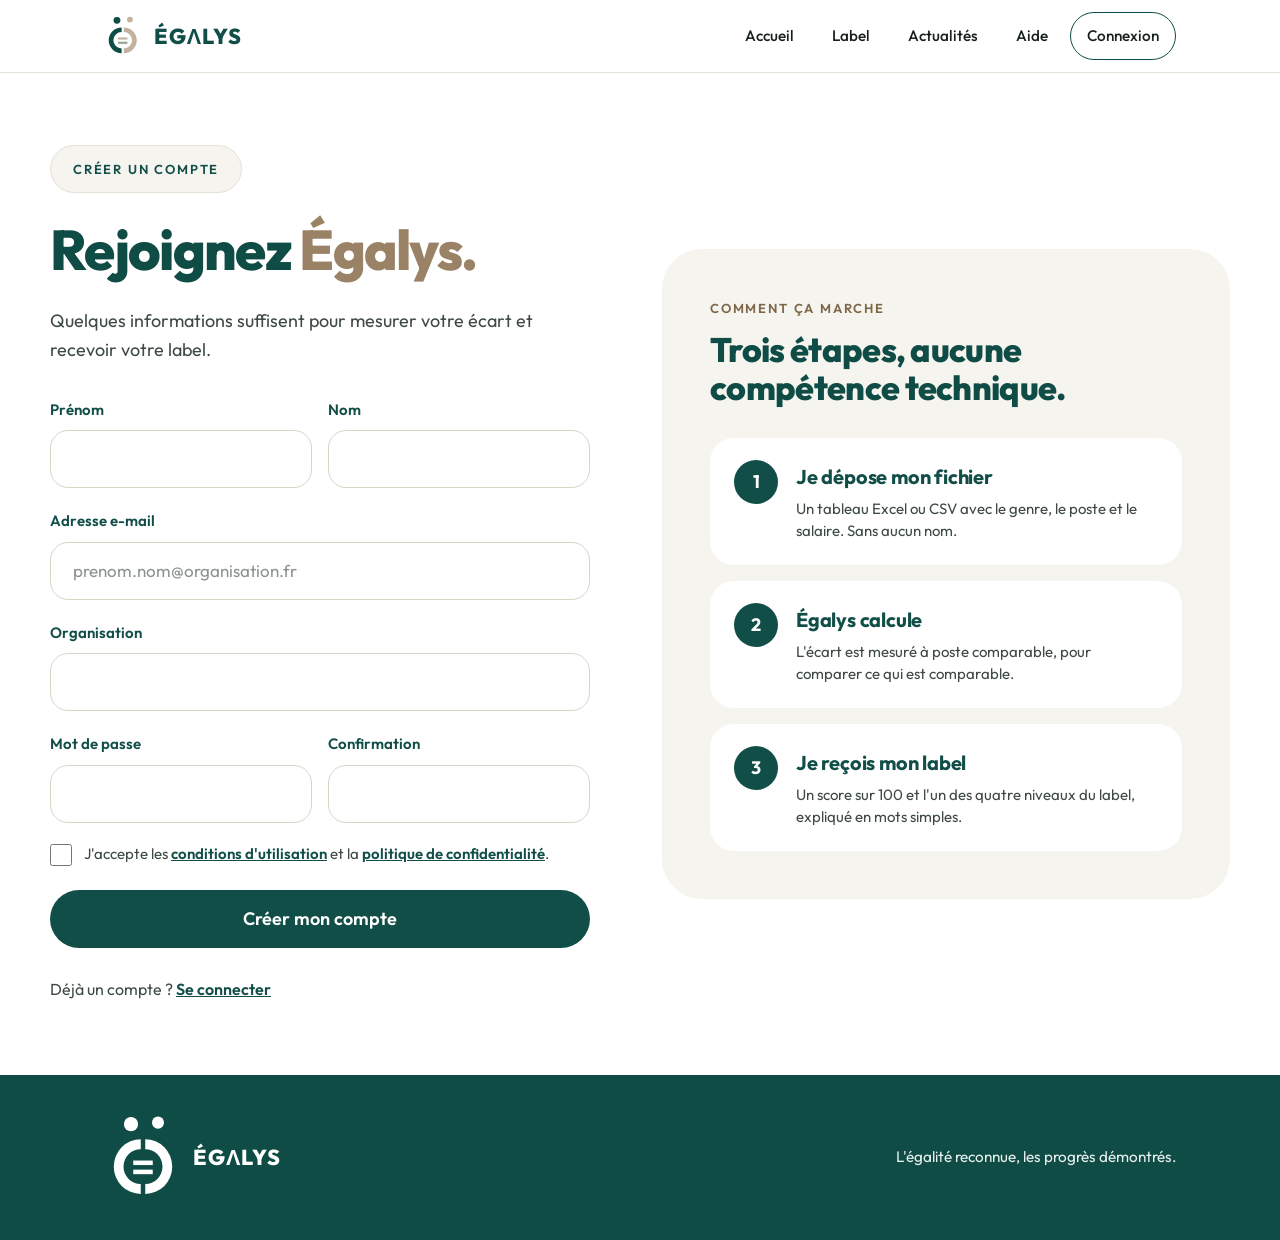
<file: register.html>
<!DOCTYPE html>
<html lang="fr">
<head>
  <meta charset="UTF-8">
  <meta name="viewport" content="width=device-width, initial-scale=1">
  <title>Égalys – Créer un compte</title>
  <link rel="preconnect" href="https://fonts.googleapis.com">
  <link rel="preconnect" href="https://fonts.gstatic.com" crossorigin>
  <link href="https://fonts.googleapis.com/css2?family=Outfit:wght@400;500;600;700;800&display=swap" rel="stylesheet">
  <link rel="stylesheet" href="style.css">
</head>
<body>
 
  <header>
    <div class="w">
      <nav aria-label="Navigation principale">
          <a class="brand" href="index.html" aria-label="Égalys, label">
            <img src="logo.svg" alt="Logo Egalys">
            <span aria-hidden="true">ÉGΛLYS</span></a>
          <input type="checkbox" id="menu-toggle" class="menu-toggle" aria-label="Ouvrir le menu">
          <label for="menu-toggle" class="burger" aria-hidden="true"><span></span></label>
          <div class="nl">
            <a href="/">Accueil</a>
            <a href="label.html">Label</a>
            <a href="actualites.html">Actualités</a>
            <a href="aide.html">Aide</a>
            <a href="login.html" class="nav__link nav__link--login">Connexion</a>
          </div>
        </nav>
    </div>
  </header>
 
  <main class="container login">

    <section class="login__form-side register__form-side">
      <span class="badge">CRÉER UN COMPTE</span>
      <h1 class="login__title">Rejoignez <span class="login__title-accent">Égalys.</span></h1>
      <p class="login__intro">Quelques informations suffisent pour mesurer votre écart et recevoir votre label.</p>
 
      <form class="form" action="/register.html" method="post">
        <div class="form__row">
          <div class="field">
            <label for="firstname" class="field__label">Prénom</label>
            <input id="firstname" name="firstname" type="text" class="field__input" autocomplete="given-name" required>
          </div>
          <div class="field">
            <label for="lastname" class="field__label">Nom</label>
            <input id="lastname" name="lastname" type="text" class="field__input" autocomplete="family-name" required>
          </div>
        </div>
 
        <div class="field">
          <label for="email" class="field__label">Adresse e-mail</label>
          <input id="email" name="email" type="email" class="field__input" placeholder="prenom.nom@organisation.fr" autocomplete="email" required>
        </div>
 
        <div class="field">
          <label for="organisation" class="field__label">Organisation</label>
          <input id="organisation" name="organisation" type="text" class="field__input" autocomplete="organization" required>
        </div>
 
        <div class="form__row">
          <div class="field">
            <label for="password" class="field__label">Mot de passe</label>
            <input id="password" name="password" type="password" class="field__input" autocomplete="new-password" required>
          </div>
          <div class="field">
            <label for="confirm" class="field__label">Confirmation</label>
            <input id="confirm" name="password_confirmation" type="password" class="field__input" autocomplete="new-password" required>
          </div>
        </div>
 
        <label for="terms" class="checkbox checkbox--top">
          <input id="terms" name="terms" type="checkbox" class="checkbox__input" required>
          <span>J'accepte les <a href="/conditions" class="link link--strong">conditions d'utilisation</a> et la <a href="/confidentialite" class="link link--strong">politique de confidentialité</a>.</span>
        </label>
 
        <button type="submit" class="button">Créer mon compte</button>
      </form>
 
      <p class="login__switch">Déjà un compte ? <a href="/login.html" class="link link--strong">Se connecter</a></p>
    </section>
 
    <aside class="login__visual">
      <div class="steps-card">
        <div class="steps-card__head">
          <span class="steps-card__eyebrow">COMMENT ÇA MARCHE</span>
          <h2 class="steps-card__title">Trois étapes, aucune compétence technique.</h2>
        </div>
 
        <ol class="steps">
          <li class="step">
            <span class="step__number">1</span>
            <div>
              <div class="step__title">Je dépose mon fichier</div>
              <div class="step__text">Un tableau Excel ou CSV avec le genre, le poste et le salaire. Sans aucun nom.</div>
            </div>
          </li>
          <li class="step">
            <span class="step__number">2</span>
            <div>
              <div class="step__title">Égalys calcule</div>
              <div class="step__text">L'écart est mesuré à poste comparable, pour comparer ce qui est comparable.</div>
            </div>
          </li>
          <li class="step">
            <span class="step__number">3</span>
            <div>
              <div class="step__title">Je reçois mon label</div>
              <div class="step__text">Un score sur 100 et l'un des quatre niveaux du label, expliqué en mots simples.</div>
            </div>
          </li>
        </ol>
      </div>
    </aside>
 
  </main>
 
  <footer>
      <div class="w">
        <span class="brand"
          >
        <img src="logo-blanc.svg">
        <span aria-hidden="true">ÉGΛLYS</span></span
        ><span>L'égalité reconnue, les progrès démontrés.</span>
      </div>
    </footer>
 
</body>
</html>
</file>
<file: style.css>
:root {
  box-sizing: border-box;
  padding-top: env(safe-area-inset-top, 0px);
  padding-bottom: env(safe-area-inset-bottom, 0px);
  color-scheme: light;
  --bg: #fff;
  --pt: #0f4c45;
  --pt2: #0a3732;
  --be: #c3b29e;
  --be2: #8f7a5e;
  --ca: #f7f5f0;
  --tx: #17201e;
  --mu: #4d5a57;
  --ln: #e6e1d8;
  --green: #114e48;
  --beige: #c4b29c;
  --sage: #9baa97;
  --sand: #f6f4ef;
  --gold: #9a8266;
  --gold-dark: #7d6748;
  --text-soft: #3e4a47;
  --border: #d9d4c8;
  --border-light: #eceae4;
  --white: #ffffff;
  --font: "Outfit", sans-serif;
}

*,
*::before,
*::after {
  box-sizing: border-box;
}

html {
  scroll-padding-top: env(safe-area-inset-top, 0px);
  font-size: 90%;
}
html.big {
  font-size: 118%;
}

body {
  margin: 0;
  min-height: 100vh;
  display: flex;
  flex-direction: column;
  background: var(--bg);
  color: var(--green);
  font:
    400 1.0625rem/1.7 Outfit,
    system-ui,
    sans-serif;
}

h1,
h2,
h3 {
  font-weight: 700;
  line-height: 1.12;
  margin: 0;
  letter-spacing: -0.02em;
  color: var(--pt);
}
h2 {
  font-size: clamp(1.9rem, 3.8vw, 2.8rem);
}

a {
  color: var(--gold-dark);
  text-decoration: none;
}
a:hover {
  color: var(--green);
  text-decoration: underline;
}

:focus-visible {
  outline: 3px solid var(--be2);
  outline-offset: 3px;
  border-radius: 4px;
}

.sr {
  position: absolute;
  width: 1px;
  height: 1px;
  overflow: hidden;
  clip: rect(0 0 0 0);
}
.skip {
  position: absolute;
  left: 12px;
  top: -60px;
  background: var(--pt);
  color: #fff;
  padding: 10px 16px;
  border-radius: 8px;
  z-index: 20;
}
.skip:focus {
  top: 12px;
}

.w {
  max-width: 1120px;
  margin: 0 auto;
  padding: 0 24px;
}
.container {
  width: 100%;
  max-width: 1180px;
  margin: 0 auto;
  padding: 0 24px;
}

/* Header / navigation */
header {
  background: var(--bg);
  border-bottom: 1px solid var(--ln);
  position: sticky;
  top: 0;
  z-index: 10;
  padding-top: env(safe-area-inset-top, 0px);
}
nav {
  display: flex;
  align-items: center;
  justify-content: space-between;
  gap: 12px;
  min-height: 72px;
  flex-wrap: wrap;
  padding: 8px 0;
}
.nl {
  display: flex;
  align-items: center;
  gap: 6px;
  flex-wrap: wrap;
}
.nl a {
  text-decoration: none;
  color: var(--tx);
  font-weight: 500;
  padding: 10px 16px;
  border-radius: 99px;
}
.nl a:hover {
  background: var(--ca);
}
.nl a.on {
  background: var(--pt);
  color: #fff;
}

.brand {
  display: flex;
  align-items: center;
  gap: 14px;
  text-decoration: none;
  font:
    800 1.5rem Outfit,
    sans-serif;
  color: var(--green);
  letter-spacing: 0.04em;
}
.brand img {
  width: 36px;
  height: auto;
  display: block;
}

.header {
  height: 88px;
  border-bottom: 1px solid var(--border-light);
  display: flex;
  align-items: center;
}
.header__inner {
  display: flex;
  align-items: center;
  justify-content: space-between;
  gap: 24px;
}
.brand__name {
  font-size: 26px;
  font-weight: 800;
  letter-spacing: 0.04em;
}

.nav {
  display: flex;
  align-items: center;
  gap: 8px;
  font-size: 17px;
  font-weight: 500;
}
.nav__link {
  padding: 14px 22px;
  border-radius: 999px;
  color: var(--green);
}
.nav__link:hover {
  background: var(--sand);
  color: var(--green);
  text-decoration: none;
}
.nav__link--outline {
  padding: 11px 20px;
  border: 1.5px solid var(--green);
  font-size: 15px;
  font-weight: 600;
}
.nav__link--login {
  padding: 12px 26px;
  border: 1.5px solid var(--green);
  font-weight: 600;
}
.nav__link--active {
  padding: 14px 26px;
  background: var(--green);
  color: var(--white);
  font-weight: 600;
}
.nav__link--active:hover {
  background: var(--green);
  color: var(--white);
}

/* Hero */
.hero {
  display: grid;
  grid-template-columns: 1.2fr 1fr;
  gap: 56px;
  align-items: center;
  padding: 72px 0;
}
.hero h1 {
  font-size: clamp(2.4rem, 5.6vw, 4.2rem);
  font-weight: 800;
}
.hero h1 span {
  color: var(--be2);
}
.hero p.l {
  font-size: 1.25rem;
  color: var(--mu);
  margin: 22px 0 34px;
  max-width: 540px;
}

.tag {
  display: inline-block;
  background: var(--ca);
  color: var(--pt);
  font-weight: 600;
  font-size: 0.85rem;
  letter-spacing: 0.12em;
  text-transform: uppercase;
  padding: 8px 16px;
  border-radius: 99px;
  margin-bottom: 22px;
  border: 1px solid var(--ln);
}

/* Buttons */
.btn {
  display: inline-flex;
  align-items: center;
  justify-content: center;
  align-self: flex-start;
  gap: 10px;
  height: 54px;
  padding: 0 32px;
  background: var(--pt);
  color: #fff;
  border: 1.5px solid transparent;
  border-radius: 999px;
  font:
    600 17px Outfit,
    sans-serif;
  cursor: pointer;
  transition:
    background 0.2s ease,
    color 0.2s ease;
}
.btn:hover {
  background: var(--ca);
  border: var(--green) 1px solid;
  text-decoration: none;
}
.btn.o {
  background: #fff;
  color: var(--pt);
}
.btn.o:hover {
  background: var(--ca);
}
.btn--light {
  background: var(--white);
  color: var(--green);
}
.btn--light:hover {
  background: var(--sand);
  color: var(--green);
}
.btn--outline {
  border-color: var(--green);
  color: var(--green);
  background: transparent;
}
.btn--outline:hover {
  background: var(--green);
  color: var(--white);
}
.btns {
  display: flex;
  gap: 12px;
  flex-wrap: wrap;
}

.lg {
  background: var(--ca);
  border-radius: 36px;
  padding: 44px;
  display: grid;
  place-items: center;
  aspect-ratio: 1;
  max-width: 460px;
  justify-self: center;
  width: 100%;
}
.lg img {
  width: 100%;
  max-width: 300px;
  height: auto;
}

/* Sections */
.sec {
  padding: 72px 0;
}
.sec.ca {
  background: var(--ca);
}
.k {
  display: block;
  color: var(--be2);
  font-weight: 700;
  letter-spacing: 0.14em;
  text-transform: uppercase;
  font-size: 0.85rem;
  margin-bottom: 12px;
}
.sub {
  color: var(--mu);
  font-size: 1.15rem;
  max-width: 620px;
  margin: 14px 0 0;
}

.cards {
  display: grid;
  grid-template-columns: repeat(auto-fit, minmax(260px, 1fr));
  gap: 20px;
  margin-top: 40px;
}
.cd {
  background: #fff;
  border: 1px solid var(--ln);
  border-radius: 24px;
  padding: 32px;
}
.sec.ca .cd {
  border-color: transparent;
}
.cd .n {
  width: 48px;
  height: 48px;
  border-radius: 50%;
  background: var(--pt);
  color: #fff;
  display: grid;
  place-items: center;
  font-weight: 700;
  font-size: 1.2rem;
  margin-bottom: 18px;
}
.cd h3 {
  font-size: 1.4rem;
  margin-bottom: 8px;
}
.cd p {
  margin: 0;
  color: var(--mu);
}

.assure {
  display: flex;
  gap: 18px;
  align-items: flex-start;
  background: var(--pt);
  color: #fff;
  border-radius: 28px;
  padding: 36px;
  margin-top: 40px;
}
.assure svg {
  flex: none;
  width: 44px;
  height: 44px;
}
.assure h3 {
  color: #fff;
  font-size: 1.5rem;
  margin-bottom: 6px;
}
.assure p {
  margin: 0;
  color: #e8f0ee;
}

/* Levels */
.ph {
  padding: 56px 0 16px;
}
.ph h1 {
  font-size: clamp(2.2rem, 5vw, 3.5rem);
  font-weight: 800;
}
.lv {
  display: grid;
  gap: 16px;
  margin-top: 32px;
}
.lr {
  display: grid;
  grid-template-columns: 72px 1fr auto;
  gap: 20px;
  align-items: center;
  border: 1px solid var(--ln);
  border-radius: 24px;
  padding: 24px 28px;
  background: #fff;
}
.lr .d {
  width: 56px;
  height: 56px;
  border-radius: 50%;
  display: grid;
  place-items: center;
  font-weight: 800;
  font-size: 1.3rem;
  color: #fff;
}
.lr h3 {
  font-size: 1.5rem;
}
.lr p {
  margin: 2px 0 0;
  color: var(--mu);
}
.lr .s {
  font-weight: 700;
  background: var(--ca);
  color: var(--pt);
  padding: 8px 16px;
  border-radius: 99px;
  white-space: nowrap;
  border: 3px solid var(--ln);
}
.l1 {
  background: var(--be2);
  border: 3px solid var(--be);
}
.l2 {
  background: #6f8f86;
  border: 3px solid var(--mu);
}
.l3 {
  background: #2c6b62;
  border: 3px solid var(--pt);
}
.l4 {
  background: var(--pt);
  border: 3px solid var(--pt2);
}

/* Upload + results */
.drop {
  display: block;
  border: 2.5px dashed var(--pt);
  background: var(--ca);
  border-radius: 28px;
  padding: 52px 24px;
  text-align: center;
  cursor: pointer;
  margin-top: 28px;
}
.drop:hover,
.drop.o {
  background: #efeadf;
}
.drop h3 {
  font-size: 1.7rem;
}
.drop p {
  margin: 8px 0 0;
  color: var(--mu);
}
.fmt {
  background: var(--ca);
  border-radius: 20px;
  padding: 22px 26px;
  margin: 20px 0 40px;
}
.fmt code {
  display: block;
  font:
    500 0.95rem ui-monospace,
    Menlo,
    monospace;
  white-space: pre;
  overflow-x: auto;
  margin-top: 8px;
}
#err {
  color: #a12a1a;
  font-weight: 600;
  margin-top: 16px;
}
#res {
  padding: 0.5rem 0 80px;
}

.top {
  display: grid;
  grid-template-columns: 1fr 1fr;
  gap: 20px;
}
.pn {
  border: 1px solid var(--ln);
  border-radius: 28px;
  padding: 36px;
  background: #fff;
}
.pn.g {
  background: var(--pt);
  border-color: var(--pt);
  color: #fff;
}
.pn.g .k {
  color: var(--be);
}
.big {
  font:
    800 clamp(5rem, 12vw, 8rem)/0.9 Outfit,
    sans-serif;
  letter-spacing: -0.05em;
}
.big small {
  font-size: 0.25em;
  font-weight: 500;
  opacity: 0.8;
  letter-spacing: 0;
}
.pbar {
  height: 14px;
  background: rgba(255, 255, 255, 0.2);
  border-radius: 99px;
  margin: 26px 0 10px;
  overflow: hidden;
}
.pbar i {
  display: block;
  height: 100%;
  width: 0;
  background: var(--be);
  border-radius: 99px;
  transition: width 1.2s ease;
}
.lbl {
  display: inline-block;
  background: #fff;
  color: var(--pt);
  font-weight: 800;
  font-size: 1.3rem;
  padding: 10px 22px;
  border-radius: 99px;
  margin-top: 12px;
}
#msg {
  margin: 16px 0 0;
  color: #e8f0ee;
}

.kv {
  display: grid;
  grid-template-columns: 1fr 1fr;
  gap: 22px 14px;
  margin-bottom: 28px;
}
.kv b {
  display: block;
  font-size: 2rem;
  font-weight: 700;
  color: var(--pt);
  line-height: 1.1;
}
.kv span {
  font-size: 0.95rem;
  color: var(--mu);
}

.bar {
  display: flex;
  align-items: center;
  gap: 12px;
  margin: 12px 0;
  font-weight: 500;
}
.bar i {
  display: block;
  height: 30px;
  border-radius: 8px;
}

.tw {
  overflow-x: auto;
  margin-top: 28px;
  border: 1px solid var(--ln);
  border-radius: 24px;
  padding: 28px;
}
table {
  width: 100%;
  border-collapse: collapse;
}
th {
  font-size: 0.85rem;
  color: var(--mu);
  text-align: right;
  padding: 10px;
  border-bottom: 2px solid var(--ln);
  font-weight: 600;
}
td {
  padding: 14px 10px;
  text-align: right;
  border-bottom: 1px solid var(--ln);
  white-space: nowrap;
}
th:first-child,
td:first-child {
  text-align: left;
}

.two {
  display: grid;
  grid-template-columns: 1fr 1fr;
  gap: 20px;
  margin-top: 32px;
}
.two h3 {
  font-size: 1.45rem;
  margin-bottom: 10px;
}
.two p,
.two li {
  color: var(--mu);
  margin: 0 0 8px;
}
.two ul {
  padding-left: 20px;
  margin: 0;
}

details {
  border: 1px solid var(--ln);
  border-radius: 18px;
  padding: 18px 24px;
  margin-top: 12px;
  background: #fff;
}
summary {
  font-weight: 600;
  cursor: pointer;
  color: var(--pt);
  font-size: 1.1rem;
}
details p {
  color: var(--mu);
  margin: 10px 0 0;
}

/* Footer */
footer {
  background: var(--pt);
  color: #e8f0ee;
  padding: 40px 0;
}
footer .w {
  display: flex;
  justify-content: space-between;
  gap: 16px;
  flex-wrap: wrap;
  align-items: center;
}
footer .w img {
  width: 25%;
  height: 25%;
}
footer .brand {
  color: #fff;
}

.footer {
  background: var(--green);
  color: var(--white);
}
.footer__inner {
  height: 104px;
  display: flex;
  align-items: center;
  justify-content: space-between;
  gap: 24px;
}
.footer__brand {
  display: flex;
  align-items: center;
  gap: 14px;
}
.footer__brand-logo {
  display: block;
  width: 30px;
  height: 34px;
  flex-shrink: 0;
}
.footer__name {
  font-size: 24px;
  font-weight: 800;
  letter-spacing: 0.04em;
}
.footer__tagline {
  font-size: 16px;
}

/* Partners marquee */
.partners-sec {
  width: 100%;
  align-self: stretch;
  padding: 60px 0;
  overflow: hidden;
}
.marquee-wrapper {
  display: flex;
  flex-direction: column;
  align-items: stretch;
  gap: 16px;
  width: 100%;
  margin-top: 36px;
}
.marquee-container {
  display: block;
  width: 100%;
  min-width: 0;
  overflow: hidden;
  position: relative;
  direction: ltr;
  -webkit-mask-image: linear-gradient(
    to right,
    transparent,
    black 8%,
    black 92%,
    transparent
  );
  mask-image: linear-gradient(
    to right,
    transparent,
    black 8%,
    black 92%,
    transparent
  );
}
.marquee-track {
  display: flex;
  flex-wrap: nowrap;
  justify-content: flex-start;
  gap: 20px;
  width: max-content;
  margin: 0;
  padding: 0 20px 0 0;
  will-change: transform;
}
.marquee-track.left {
  animation: marqueeLeft 30s linear infinite;
}
.marquee-track.right {
  animation: marqueeRight 30s linear infinite;
}
@keyframes marqueeLeft {
  from {
    transform: translateX(0);
  }
  to {
    transform: translateX(-50%);
  }
}
@keyframes marqueeRight {
  from {
    transform: translateX(-50%);
  }
  to {
    transform: translateX(0);
  }
}

.partner-card {
  flex: 0 0 260px;
  height: 200px;
  background: var(--ca);
  border: 1px solid var(--ln);
  border-radius: 16px;
  display: flex;
  align-items: center;
  justify-content: center;
  padding: 16px;
  transition:
    border-color 0.4s ease,
    transform 0.4s ease;
}
.partner-card img {
  max-width: 100%;
  max-height: 100%;
  object-fit: contain;
  filter: grayscale(100%);
  opacity: 0.4;
  transition:
    filter 0.4s ease,
    opacity 0.4s ease;
}
.partner-card.active {
  border-color: var(--be2);
}
.partner-card.active img {
  filter: grayscale(0%);
  opacity: 1;
}
.logo-placeholder {
  width: 100%;
  height: 100%;
  background: #eae6df;
  border-radius: 10px;
  display: flex;
  align-items: center;
  justify-content: center;
  color: var(--mu);
  font-weight: 600;
  font-size: 0.95rem;
  border: 1.5px dashed var(--be);
  transition:
    background-color 0.4s ease,
    color 0.4s ease;
}
.partner-card.active .logo-placeholder {
  background: #fff;
  color: var(--pt);
  border-color: var(--pt);
}

/* Login / register */
.login {
  flex: 1;
  display: flex;
  align-items: center;
  gap: 72px;
  padding: 72px 0;
}
.login__form-side {
  flex: 1 1 480px;
  max-width: 520px;
  display: flex;
  flex-direction: column;
  gap: 28px;
}
.login__visual {
  flex: 1 1 460px;
}
.register__form-side {
  max-width: 540px;
}

.badge {
  align-self: flex-start;
  padding: 12px 22px;
  background: var(--sand);
  border: 1px solid #e6e1d6;
  border-radius: 999px;
  font-size: 13px;
  font-weight: 600;
  letter-spacing: 0.14em;
}
.login__title {
  margin: 0;
  font-size: 56px;
  line-height: 1.04;
  font-weight: 800;
  letter-spacing: -0.03em;
}
.accent,
.login__title-accent {
  color: var(--gold);
}
.login__intro {
  margin: 0;
  font-size: 18px;
  line-height: 1.6;
  color: var(--text-soft);
}
.login__switch {
  margin: 0;
  font-size: 16px;
  color: var(--text-soft);
}
.link--small {
  font-size: 14px;
  font-weight: 500;
}
.link--strong {
  font-weight: 600;
  color: var(--green);
  text-decoration: underline;
}

.form {
  display: flex;
  flex-direction: column;
  gap: 20px;
  margin-top: 4px;
}
.form__row {
  display: flex;
  gap: 16px;
}
.form__row .field {
  flex: 1;
  min-width: 0;
}
.form__row .field__input {
  width: 100%;
}
.field {
  display: flex;
  flex-direction: column;
  gap: 8px;
}
.field__row {
  display: flex;
  align-items: center;
  justify-content: space-between;
}
.field__label {
  font-size: 15px;
  font-weight: 600;
}
.field__input {
  height: 58px;
  padding: 0 22px;
  border: 1.5px solid var(--border);
  border-radius: 18px;
  background: var(--white);
  font-family: var(--font);
  font-size: 17px;
  color: var(--green);
}
.field__input:focus {
  border-color: var(--green);
}
.field__input::placeholder {
  color: #8a938f;
}

.checkbox {
  display: flex;
  align-items: center;
  gap: 12px;
  font-size: 15px;
  color: var(--text-soft);
}
.checkbox__input {
  width: 22px;
  height: 22px;
  margin: 0;
  accent-color: var(--green);
}
.checkbox--top {
  align-items: flex-start;
  line-height: 1.5;
}
.checkbox--top .checkbox__input {
  flex: none;
  margin-top: 1px;
}

.button {
  height: 58px;
  margin-top: 4px;
  border: 0;
  border-radius: 999px;
  background: var(--green);
  color: var(--white);
  font-family: var(--font);
  font-size: 18px;
  font-weight: 600;
  cursor: pointer;
  transition: background 0.2s ease;
}
.button:hover {
  background: #0b3a36;
}

.visual-card {
  min-height: 440px;
  padding: 48px;
  display: flex;
  flex-direction: column;
  align-items: center;
  justify-content: center;
  gap: 28px;
  background: var(--sand);
  border-radius: 40px;
}
.visual-card__tagline {
  margin: 0;
  font-size: 22px;
  font-weight: 600;
  text-align: center;
  letter-spacing: -0.01em;
}

.steps-card {
  padding: 48px;
  display: flex;
  flex-direction: column;
  gap: 32px;
  background: var(--sand);
  border-radius: 40px;
}
.steps-card__head {
  display: flex;
  flex-direction: column;
  gap: 12px;
}
.steps-card__eyebrow {
  font-size: 13px;
  font-weight: 600;
  letter-spacing: 0.14em;
  color: var(--gold-dark);
}
.steps-card__title {
  margin: 0;
  font-size: 34px;
  line-height: 1.1;
  font-weight: 800;
  letter-spacing: -0.02em;
}
.steps {
  list-style: none;
  margin: 0;
  padding: 0;
  display: flex;
  flex-direction: column;
  gap: 16px;
}
.step {
  display: flex;
  align-items: flex-start;
  gap: 18px;
  padding: 22px 24px;
  background: var(--white);
  border-radius: 24px;
}
.step__number {
  flex: none;
  width: 44px;
  height: 44px;
  border-radius: 50%;
  background: var(--green);
  color: var(--white);
  display: flex;
  align-items: center;
  justify-content: center;
  font-size: 18px;
  font-weight: 700;
}
.step__title {
  font-size: 20px;
  font-weight: 700;
  letter-spacing: -0.01em;
}
.step__text {
  margin-top: 4px;
  font-size: 15px;
  line-height: 1.5;
  color: var(--text-soft);
}

/* News page */
.section {
  padding-top: 88px;
}
.section--tight {
  padding-top: 40px;
}
.section--last {
  padding-bottom: 96px;
}
.eyebrow {
  margin: 0 0 12px;
  font-size: 13px;
  font-weight: 600;
  letter-spacing: 0.14em;
  color: var(--gold-dark);
}
.section__title {
  margin: 0 0 40px;
  font-size: 44px;
  line-height: 1.08;
  font-weight: 800;
  letter-spacing: -0.03em;
}

.intro {
  padding-top: 72px;
  display: flex;
  flex-direction: column;
  align-items: flex-start;
  gap: 24px;
}
.intro__title {
  margin: 0;
  max-width: 800px;
  font-size: 64px;
  line-height: 1.02;
  font-weight: 800;
  letter-spacing: -0.035em;
}
.intro__text {
  margin: 0;
  max-width: 640px;
  font-size: 19px;
  line-height: 1.6;
  color: var(--text-soft);
}

.partner {
  display: flex;
  align-items: stretch;
  gap: 48px;
  padding: 56px;
  background: var(--green);
  color: var(--white);
  border-radius: 40px;
}
.partner__content {
  flex: 1 1 55%;
  display: flex;
  flex-direction: column;
  gap: 20px;
}
.partner__meta {
  margin: 0;
  display: flex;
  flex-wrap: wrap;
  align-items: center;
  gap: 16px;
  font-size: 14px;
}
.partner__tag {
  padding: 8px 16px;
  border-radius: 999px;
  background: var(--beige);
  color: var(--green);
  font-weight: 700;
  letter-spacing: 0.12em;
  font-size: 12px;
}
.partner__date {
  color: var(--beige);
  font-weight: 500;
}
.partner__title {
  margin: 0;
  font-size: 44px;
  line-height: 1.08;
  font-weight: 800;
  letter-spacing: -0.03em;
  color: #fff;
}
.partner__text {
  margin: 0;
  font-size: 18px;
  line-height: 1.6;
  color: #e6efec;
}
.partner__points {
  margin: 0 0 8px;
  padding: 0;
  list-style: none;
  display: flex;
  flex-direction: column;
  gap: 10px;
  font-size: 17px;
}
.partner__points li {
  position: relative;
  padding-left: 30px;
}
.partner__points li::before {
  content: "";
  position: absolute;
  left: 0;
  top: 9px;
  width: 14px;
  height: 14px;
  border-radius: 50%;
  background: var(--beige);
}
.partner__logo img {
  border-radius: 28px;
}
.partner__logo-text {
  color: var(--gold-dark);
  font-size: 20px;
  font-weight: 600;
}

.stats {
  display: grid;
  grid-template-columns: repeat(4, 1fr);
  gap: 20px;
}
.stat {
  display: flex;
  flex-direction: column;
  gap: 8px;
  padding: 32px 28px;
  background: var(--sand);
  border-radius: 28px;
}
.stat__value {
  font-size: 52px;
  line-height: 1;
  font-weight: 800;
  letter-spacing: -0.03em;
}
.stat__label {
  font-size: 16px;
  line-height: 1.4;
  color: var(--text-soft);
}
.stat--dark {
  background: var(--green);
  color: var(--white);
}
.stat--dark .stat__label {
  color: #e6efec;
}

.charts {
  display: grid;
  grid-template-columns: 1fr 1fr;
  gap: 20px;
  margin-top: 20px;
}
.chart-card {
  padding: 36px;
  border: 1px solid var(--border-light);
  border-radius: 28px;
  background: var(--white);
}
.chart-card__title {
  margin: 0;
  font-size: 22px;
  font-weight: 700;
  letter-spacing: -0.01em;
}
.chart-card__sub {
  margin: 4px 0 28px;
  font-size: 15px;
  color: var(--text-soft);
}

.vbars {
  display: flex;
  align-items: flex-end;
  justify-content: space-between;
  gap: 16px;
  height: 270px;
}
.vbar {
  flex: 1;
  display: flex;
  flex-direction: column;
  align-items: center;
  justify-content: flex-end;
  gap: 8px;
}
.vbar__value {
  font-size: 16px;
  font-weight: 700;
}
.vbar__bar {
  width: 100%;
  max-width: 72px;
  border-radius: 14px 14px 6px 6px;
  background: var(--beige);
}
.vbar__bar--1 {
  height: 192px;
}
.vbar__bar--2 {
  height: 176px;
}
.vbar__bar--3 {
  height: 160px;
}
.vbar__bar--4 {
  height: 148px;
}
.vbar__bar--accent {
  background: var(--green);
}
.vbar__label {
  font-size: 14px;
  color: var(--text-soft);
}

.hbars {
  display: flex;
  flex-direction: column;
  gap: 22px;
  padding-top: 8px;
}
.hbar {
  display: grid;
  grid-template-columns: 76px 1fr 52px;
  align-items: center;
  gap: 14px;
}
.hbar__label {
  font-size: 15px;
  font-weight: 600;
}
.hbar__track {
  height: 26px;
  border-radius: 999px;
  background: var(--sand);
  overflow: hidden;
}
.hbar__fill {
  display: block;
  height: 100%;
  border-radius: 999px;
  background: var(--beige);
}
.hbar__fill--n1 {
  width: 16%;
}
.hbar__fill--n2 {
  width: 40%;
}
.hbar__fill--n3 {
  width: 82%;
  background: var(--green);
}
.hbar__fill--n4 {
  width: 62%;
  background: var(--green);
}
.hbar__value {
  font-size: 16px;
  font-weight: 700;
  text-align: right;
}

.band {
  margin-top: 96px;
  padding: 88px 0;
  background: var(--sand);
}
.band__intro {
  margin: -16px 0 40px;
  font-size: 18px;
  color: var(--text-soft);
}
.methods {
  display: grid;
  grid-template-columns: 1fr 1fr;
  gap: 20px;
}
.method {
  display: flex;
  flex-direction: column;
  gap: 16px;
  padding: 40px;
  background: var(--white);
  border-radius: 32px;
}
.method--new {
  background: var(--green);
  color: var(--white);
}
.method__tag {
  align-self: flex-start;
  padding: 8px 16px;
  border-radius: 999px;
  background: var(--sand);
  color: var(--gold-dark);
  font-size: 12px;
  font-weight: 700;
  letter-spacing: 0.12em;
}
.method__tag--new {
  background: var(--beige);
  color: var(--green);
}
.method__title {
  margin: 0;
  font-size: 30px;
  font-weight: 800;
  letter-spacing: -0.02em;
}
.method__text {
  margin: 0;
  font-size: 17px;
  line-height: 1.5;
  color: var(--text-soft);
}
.method--new .method__text {
  color: #e6efec;
}
.method__facts {
  margin: 8px 0 12px;
  display: flex;
  flex-direction: column;
}
.method__fact {
  display: flex;
  justify-content: space-between;
  gap: 16px;
  padding: 14px 0;
  border-top: 1px solid var(--border-light);
  font-size: 16px;
}
.method--new .method__fact {
  border-top-color: rgba(255, 255, 255, 0.2);
}
.method__fact dt {
  color: var(--text-soft);
}
.method--new .method__fact dt {
  color: var(--beige);
}
.method__fact dd {
  margin: 0;
  font-weight: 600;
  text-align: right;
}

.articles {
  display: grid;
  grid-template-columns: repeat(3, 1fr);
  gap: 20px;
}
.article {
  display: flex;
  flex-direction: column;
  gap: 14px;
  padding: 32px;
  border: 1px solid var(--border-light);
  border-radius: 28px;
  background: var(--white);
}
.article__tag {
  align-self: flex-start;
  padding: 6px 14px;
  border-radius: 999px;
  background: var(--sand);
  font-size: 13px;
  font-weight: 600;
  color: var(--gold-dark);
}
.article__title {
  margin: 0;
  font-size: 24px;
  line-height: 1.2;
  font-weight: 700;
  letter-spacing: -0.02em;
}
.article__text {
  margin: 0;
  flex: 1;
  font-size: 16px;
  line-height: 1.55;
  color: var(--text-soft);
}
.article__link {
  font-weight: 600;
  color: var(--green);
}
.article__link::after {
  content: " →";
}

.cta {
  display: flex;
  align-items: center;
  justify-content: space-between;
  gap: 32px;
  padding: 48px 56px;
  background: var(--green);
  color: var(--white);
  border-radius: 32px;
}
.cta__title {
  margin: 0 0 8px;
  font-size: 36px;
  font-weight: 800;
  letter-spacing: -0.02em;
  color: #fff;
}
.cta__text {
  margin: 0;
  font-size: 18px;
  color: #e6efec;
}

/* Print */
@media print {
  header,
  footer,
  .drop,
  .btn,
  .fmt {
    display: none;
  }
}

/* Responsive (kept after all base rules so it actually applies) */
@media (min-width: 768px) and (max-width: 1023px) {
  .hero {
    grid-template-columns: 1fr 1fr;
    gap: 28px;
  }
  .cards {
    grid-template-columns: repeat(2, minmax(0, 1fr));
  }
  .partner-card {
    flex-basis: 230px;
    height: 180px;
  }
}

@media (max-width: 1023px) {
  .top {
    grid-template-columns: 1fr;
  }
}

@media (max-width: 960px) {
  .login {
    width: calc(100% - 48px);
    margin-inline: auto;
    flex-direction: column;
    align-items: stretch;
    gap: 48px;
    padding: 48px 0;
  }
  .login__form-side,
  .register__form-side {
    max-width: none;
  }
  .login__visual {
    display: none;
  }
  .nav__link:not(.nav__link--outline):not(.nav__link--active):not(
      .nav__link--login
    ) {
    display: none;
  }

  .section {
    padding-top: 64px;
  }
  .intro__title {
    font-size: 48px;
  }
  .section__title,
  .partner__title {
    font-size: 36px;
  }
  .partner {
    flex-direction: column;
    padding: 36px;
  }
  .partner__logo {
    min-height: 200px;
  }
  .stats {
    grid-template-columns: 1fr 1fr;
  }
  .charts,
  .methods,
  .articles {
    grid-template-columns: 1fr;
  }
  .cta {
    flex-direction: column;
    align-items: flex-start;
    padding: 36px;
  }
}

@media (max-width: 860px) {
  .hero {
    padding: 40px 0;
  }
  .hero .lg {
    order: -1;
    max-width: 260px;
  }
}

@media (max-width: 800px) {
  .two {
    grid-template-columns: 1fr;
  }
}

@media (max-width: 767px) {
  .login {
    width: calc(100% - 32px);
    gap: 36px;
    padding: 36px 0;
  }
  .w {
    padding: 0 18px;
  }

  .hero {
    grid-template-columns: 1fr;
    padding: 36px 0 48px;
    gap: 24px;
  }
  .hero h1 {
    font-size: clamp(2.2rem, 10vw, 3rem);
  }
  .hero p.l {
    font-size: 1.05rem;
    margin-bottom: 24px;
  }
  .btns {
    flex-direction: column;
  }
  .btn {
    width: 100%;
  }
  .lg {
    padding: 24px;
  }

  .cards {
    grid-template-columns: 1fr;
  }
  .kv {
    grid-template-columns: 1fr;
  }
  .pn {
    padding: 24px 20px;
  }
  .big {
    font-size: clamp(3.5rem, 22vw, 5.5rem);
  }
  .tw {
    padding: 16px;
  }
  table {
    min-width: 620px;
  }

  footer .w {
    flex-direction: column;
    text-align: center;
  }
  footer .w img {
    width: 28px;
    height: auto;
  }
  .partner-card {
    flex-basis: 220px;
    height: 160px;
  }

  .lr {
    grid-template-columns: 56px 1fr;
  }
  .lr .s {
    grid-column: 1 / -1;
    justify-self: start;
  }
}

@media (max-width: 520px) {
  .login__title {
    font-size: 40px;
  }
  .login__intro {
    font-size: 16px;
  }
  .field__input {
    height: 54px;
    padding: 0 16px;
    border-radius: 14px;
    font-size: 16px;
  }
  .brand__name {
    font-size: 22px;
  }
  .footer__inner {
    flex-direction: column;
    justify-content: center;
    gap: 8px;
    text-align: center;
  }
  .form__row {
    flex-direction: column;
    gap: 20px;
  }

  .intro__title {
    font-size: 38px;
  }
  .stats {
    grid-template-columns: 1fr;
  }
  .stat__value {
    font-size: 44px;
  }
  .chart-card,
  .method {
    padding: 28px 22px;
  }
  .hbar {
    grid-template-columns: 64px 1fr 44px;
    gap: 10px;
  }
  .method__fact {
    flex-direction: column;
    gap: 2px;
  }
  .method__fact dd {
    text-align: left;
  }
}

/* Hamburger (mobile) */
.menu-toggle,
.burger {
  display: none;
}

@media (max-width: 767px) {
  nav {
    flex-wrap: nowrap;
  }

  .menu-toggle {
    display: block;
    position: absolute;
    width: 1px;
    height: 1px;
    opacity: 0;
  }
  .burger {
    display: grid;
    place-items: center;
    width: 48px;
    height: 48px;
    border: 1.5px solid var(--pt);
    border-radius: 50%;
    cursor: pointer;
    -webkit-tap-highlight-color: transparent;
    transition: background 0.25s ease;
  }
  .menu-toggle:focus-visible + .burger {
    outline: 3px solid var(--be2);
    outline-offset: 3px;
  }

  .burger span,
  .burger span::before,
  .burger span::after {
    display: block;
    width: 22px;
    height: 2px;
    border-radius: 2px;
    background: var(--pt);
    transition:
      transform 0.25s ease,
      top 0.25s ease,
      background 0.25s ease;
  }
  .burger span {
    position: relative;
  }
  .burger span::before,
  .burger span::after {
    content: "";
    position: absolute;
    left: 0;
  }
  .burger span::before {
    top: -7px;
  }
  .burger span::after {
    top: 7px;
  }

  .menu-toggle:checked + .burger {
    background: var(--pt);
  }
  .menu-toggle:checked + .burger span {
    background: transparent;
  }
  .menu-toggle:checked + .burger span::before,
  .menu-toggle:checked + .burger span::after {
    top: 0;
    background: #fff;
  }
  .menu-toggle:checked + .burger span::before {
    transform: rotate(45deg);
  }
  .menu-toggle:checked + .burger span::after {
    transform: rotate(-45deg);
  }

  .nl {
    position: absolute;
    top: 100%;
    left: 0;
    right: 0;
    flex-direction: column;
    flex-wrap: nowrap;
    align-items: stretch;
    gap: 6px;
    padding: 16px 18px 24px;
    background: var(--bg);
    border-bottom: 1px solid var(--ln);
    box-shadow: 0 16px 32px rgba(15, 76, 69, 0.12);
    opacity: 0;
    visibility: hidden;
    transform: translateY(-8px);
    transition:
      opacity 0.25s ease,
      transform 0.25s ease,
      visibility 0s linear 0.25s;
  }
  .menu-toggle:checked ~ .nl {
    opacity: 1;
    visibility: visible;
    transform: none;
    transition-delay: 0s;
  }
  .nl a {
    padding: 16px 22px;
    text-align: center;
    font-size: 1.05rem;
  }
}

@media (prefers-reduced-motion: reduce) {
  .btn,
  .button,
  .burger,
  .burger span,
  .burger span::before,
  .burger span::after,
  .nl {
    transition: none;
  }
}
</file>
